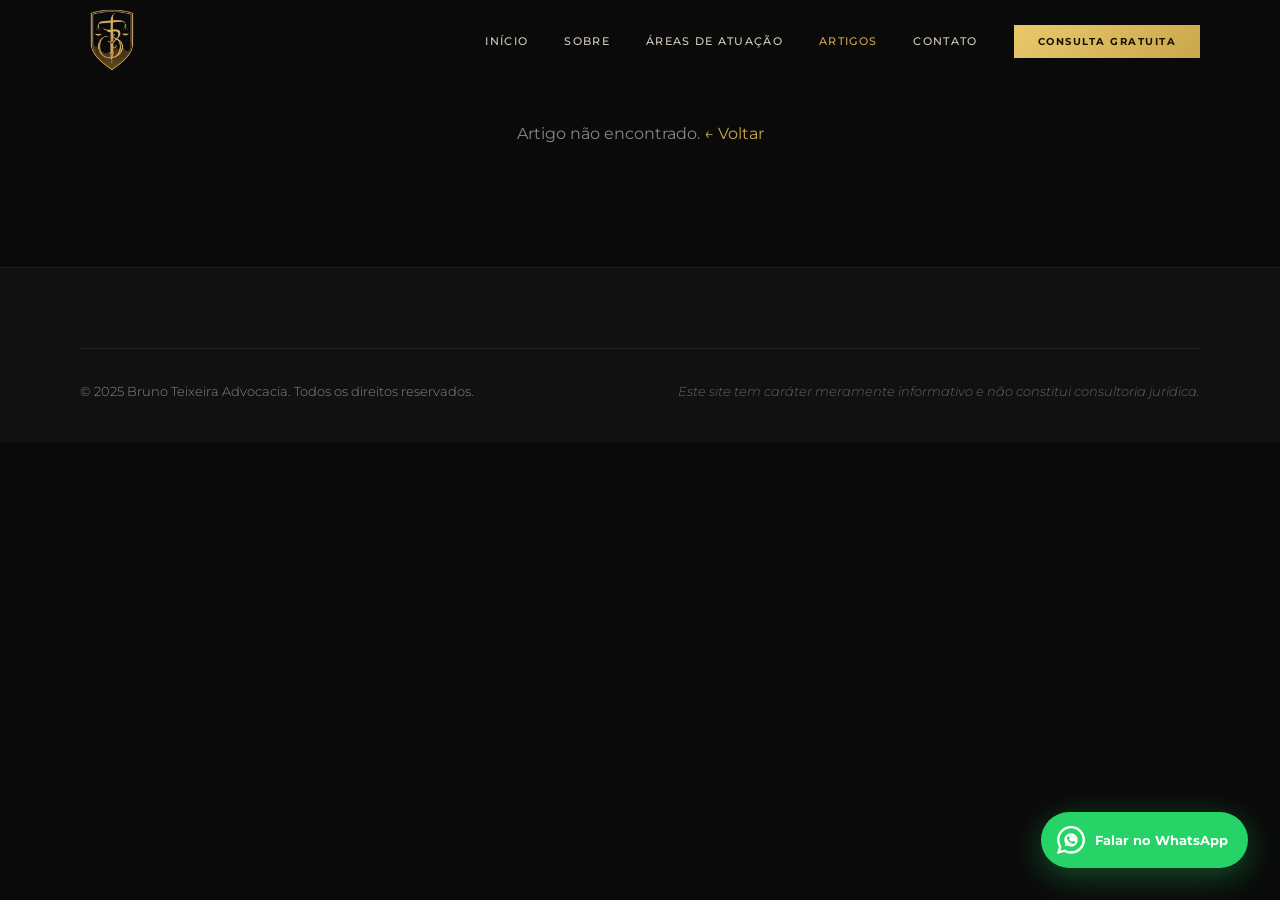
<file: artigo.html>
<!DOCTYPE html>
<html lang="pt-BR">
<head>
  <meta charset="UTF-8" />
  <meta name="viewport" content="width=device-width, initial-scale=1.0" />
  <title id="pageTitle">Artigo | Bruno Teixeira Advocacia</title>
  <meta name="description" id="pageDesc" content="Artigo jurídico — Bruno Teixeira Advocacia. Atendimento online para todo o Brasil." />
  <meta property="og:type" content="article" />
  <meta property="og:site_name" content="Bruno Teixeira Advocacia" />
  <meta property="og:locale" content="pt_BR" />
  <meta property="og:title" id="ogTitle" content="Artigo | Bruno Teixeira Advocacia" />
  <meta property="og:description" id="ogDesc" content="Artigo jurídico — Bruno Teixeira Advocacia." />
  <meta property="og:image" content="https://bteixeirasadv.com.br/imagens/foto-bruno.jpeg" />
  <link rel="preconnect" href="https://fonts.googleapis.com" />
  <link rel="preconnect" href="https://fonts.gstatic.com" crossorigin />
  <link href="https://fonts.googleapis.com/css2?family=Cormorant+Garamond:ital,wght@0,400;0,600;0,700;1,400&family=Montserrat:wght@300;400;500;600;700&display=swap" rel="stylesheet" />
  <link rel="stylesheet" href="style.css" />
  <link rel="icon" type="image/x-icon" href="/favicon.ico" />
  <link rel="icon" type="image/png" sizes="32x32" href="/favicon-32x32.png" />
  <link rel="apple-touch-icon" href="/apple-touch-icon.png" />
  <style>
    .artigo-hero {
      padding: 160px 0 60px;
      background: var(--dark);
      border-bottom: 1px solid rgba(201,168,76,0.1);
    }
    .artigo-breadcrumb {
      font-size: 11px;
      color: var(--gray);
      letter-spacing: 0.1em;
      margin-bottom: 24px;
    }
    .artigo-breadcrumb a { color: var(--gold); }
    .artigo-breadcrumb a:hover { text-decoration: underline; }

    .artigo-categoria-tag {
      font-size: 9px;
      font-weight: 700;
      letter-spacing: 0.25em;
      text-transform: uppercase;
      color: var(--gold);
      border: 1px solid rgba(201,168,76,0.35);
      padding: 5px 12px;
      display: inline-block;
      margin-bottom: 20px;
    }
    .artigo-titulo-principal {
      font-family: var(--font-serif);
      font-size: clamp(2rem, 4vw, 3.2rem);
      font-weight: 700;
      color: var(--white);
      line-height: 1.2;
      margin-bottom: 20px;
      max-width: 800px;
    }
    .artigo-info {
      display: flex;
      align-items: center;
      gap: 20px;
      font-size: 12px;
      color: var(--gray);
    }
    .artigo-info span { display: flex; align-items: center; gap: 6px; }

    .artigo-corpo { padding: 72px 0 120px; background: var(--black); }
    .artigo-layout {
      display: grid;
      grid-template-columns: 1fr 300px;
      gap: 64px;
      align-items: start;
    }

    /* Conteúdo do artigo */
    .artigo-content h2 {
      font-family: var(--font-serif);
      font-size: 1.7rem;
      font-weight: 700;
      color: var(--white);
      margin: 48px 0 16px;
      padding-bottom: 10px;
      border-bottom: 1px solid rgba(201,168,76,0.15);
    }
    .artigo-content h3 {
      font-family: var(--font-serif);
      font-size: 1.3rem;
      color: var(--gold);
      margin: 32px 0 12px;
    }
    .artigo-content p {
      font-size: 1rem;
      color: var(--gray-light);
      font-weight: 300;
      line-height: 1.9;
      margin-bottom: 20px;
    }
    .artigo-content ul, .artigo-content ol {
      padding-left: 24px;
      margin-bottom: 24px;
    }
    .artigo-content li {
      font-size: 1rem;
      color: var(--gray-light);
      font-weight: 300;
      line-height: 1.8;
      margin-bottom: 8px;
    }
    .artigo-content li::marker { color: var(--gold); }
    .artigo-content strong { color: var(--white); font-weight: 600; }
    .artigo-content blockquote {
      border-left: 3px solid var(--gold);
      padding: 16px 24px;
      background: var(--dark);
      margin: 32px 0;
      font-family: var(--font-serif);
      font-style: italic;
      font-size: 1.1rem;
      color: var(--white-soft);
    }

    /* Sidebar */
    .artigo-sidebar { position: sticky; top: 100px; }
    .sidebar-card {
      background: var(--dark);
      border: 1px solid rgba(201,168,76,0.12);
      padding: 32px 28px;
      margin-bottom: 24px;
    }
    .sidebar-card h4 {
      font-family: var(--font-serif);
      font-size: 1.1rem;
      font-weight: 700;
      color: var(--white);
      margin-bottom: 16px;
      padding-bottom: 12px;
      border-bottom: 1px solid rgba(201,168,76,0.15);
    }
    .sidebar-card p {
      font-size: 0.85rem;
      color: var(--gray-light);
      font-weight: 300;
      line-height: 1.7;
      margin-bottom: 20px;
    }

    .artigo-voltar {
      display: inline-flex;
      align-items: center;
      gap: 8px;
      font-size: 11px;
      font-weight: 700;
      letter-spacing: 0.15em;
      text-transform: uppercase;
      color: var(--gold);
      margin-bottom: 48px;
      transition: gap var(--transition);
    }
    .artigo-voltar:hover { gap: 12px; }

    #artigo-loading { text-align:center; padding: 120px 0; color: var(--gray); }

    @media (max-width: 900px) {
      .artigo-layout { grid-template-columns: 1fr; }
      .artigo-sidebar { position: static; }
    }
  </style>
<!-- Google Analytics -->
  <script async src="https://www.googletagmanager.com/gtag/js?id=G-F5HKN2YQ7W"></script>
  <script>
    window.dataLayer = window.dataLayer || [];
    function gtag(){dataLayer.push(arguments);}
    gtag('js', new Date());
    gtag('config', 'G-F5HKN2YQ7W');
  </script>
</head>
<body>

  <nav id="navbar" class="navbar">
    <div class="nav-container">
      <a href="index.html" class="nav-logo">
        <img id="logo-img" class="logo-mark" src="/imagens/logo-simbolo.png" alt="Bruno Teixeira Advocacia" />
      </a>
      <button class="nav-toggle" id="navToggle" aria-label="Abrir menu">
        <span></span><span></span><span></span>
      </button>
      <ul class="nav-links" id="navLinks">
        <li><a href="index.html#inicio" class="nav-link">Início</a></li>
        <li><a href="index.html#sobre" class="nav-link">Sobre</a></li>
        <li><a href="index.html#areas" class="nav-link">Áreas de Atuação</a></li>
        <li><a href="artigos.html" class="nav-link" style="color:var(--gold)">Artigos</a></li>
        <li><a href="index.html#contato" class="nav-link">Contato</a></li>
        <li><a href="index.html#contato" class="nav-cta">Consulta Gratuita</a></li>
      </ul>
    </div>
  </nav>

  <div id="artigo-loading">Carregando artigo...</div>

  <main id="artigo-main" style="display:none;">
    <section class="artigo-hero">
      <div class="container">
        <div class="artigo-breadcrumb">
          <a href="index.html">Início</a> › <a href="artigos.html">Artigos</a> › <span id="breadcrumb-titulo"></span>
        </div>
        <div class="artigo-categoria-tag" id="artigo-cat"></div>
        <h1 class="artigo-titulo-principal" id="artigo-titulo"></h1>
        <div class="artigo-info">
          <span>✍ Dr. Bruno Teixeira</span>
          <span>📅 <span id="artigo-data"></span></span>
        </div>
      </div>
    </section>

    <section class="artigo-corpo">
      <div class="container">
        <a href="artigos.html" class="artigo-voltar">← Voltar para Artigos</a>
        <div class="artigo-layout">
          <article class="artigo-content" id="artigo-body"></article>
          <aside class="artigo-sidebar">
            <div class="sidebar-card">
              <h4>Precisa de orientação jurídica?</h4>
              <p>O Dr. Bruno Teixeira oferece a primeira consulta gratuitamente. Atendimento em Petrolina, PE e região.</p>
              <a href="index.html#contato" class="btn-gold" style="width:100%;text-align:center;display:block;">Consulta Gratuita</a>
            </div>
            <div class="sidebar-card">
              <h4>Fale pelo WhatsApp</h4>
              <p>Tire suas dúvidas rapidamente pelo WhatsApp.</p>
              <a href="https://wa.me/55SEUNUMERO" target="_blank" rel="noopener"
                 style="display:flex;align-items:center;justify-content:center;gap:8px;background:#25D366;color:white;font-family:var(--font-sans);font-size:11px;font-weight:700;letter-spacing:0.15em;text-transform:uppercase;padding:14px;text-decoration:none;">
                Chamar no WhatsApp
              </a>
            </div>
          </aside>
        </div>
      </div>
    </section>
  </main>

  <footer class="footer">
    <div class="container">
      <div class="footer-bottom" style="border-top:1px solid rgba(201,168,76,0.1);padding-top:32px;">
        <p>© 2025 Bruno Teixeira Advocacia. Todos os direitos reservados.</p>
        <p class="footer-disclaimer">Este site tem caráter meramente informativo e não constitui consultoria jurídica.</p>
      </div>
    </div>
  </footer>

  <a href="https://wa.me/55SEUNUMERO?text=Olá,%20gostaria%20de%20agendar%20uma%20consulta."
     class="whatsapp-btn" target="_blank" rel="noopener noreferrer" aria-label="WhatsApp">
    <svg viewBox="0 0 24 24" fill="currentColor" width="28" height="28">
      <path d="M12.031 6.172c-3.181 0-5.767 2.586-5.768 5.766-.001 1.298.38 2.27 1.019 3.287l-.582 2.128 2.182-.573c.978.58 1.911.928 3.145.929 3.178 0 5.767-2.587 5.768-5.766 0-3.18-2.587-5.771-5.764-5.771zm3.392 8.244c-.144.405-.837.774-1.17.824-.299.045-.677.063-1.092-.069-.252-.08-.575-.187-.988-.365-1.739-.751-2.874-2.538-2.961-2.654-.087-.116-.708-.943-.708-1.798 0-.856.449-1.277.61-1.45.162-.173.351-.216.469-.216.117 0 .234 0 .334.004.106.003.249-.04.39.298.144.347.491 1.2.534 1.287.043.087.072.188.014.304-.058.116-.087.188-.173.289l-.26.304c-.087.086-.177.18-.076.354.101.174.449.741.964 1.201.662.591 1.221.777 1.394.864.174.088.275.073.376-.044.101-.117.434-.506.549-.68.116-.174.232-.145.391-.087.159.058 1.012.477 1.185.564.174.088.289.13.333.203.043.073.043.419-.101.824z"/>
      <path d="M20.52 3.449C18.24 1.245 15.24 0 12.045 0 5.463 0 .104 5.334.101 11.893c0 2.096.549 4.14 1.595 5.945L0 24l6.335-1.652c1.746.943 3.71 1.444 5.71 1.447h.006c6.585 0 11.946-5.336 11.949-11.896 0-3.176-1.24-6.165-3.48-8.45zm-8.475 18.3h-.005c-1.775 0-3.513-.477-5.031-1.378l-.361-.214-3.741.975.997-3.648-.235-.374c-.99-1.574-1.512-3.393-1.511-5.26.002-5.45 4.437-9.884 9.893-9.884 2.64.001 5.122 1.03 6.988 2.898 1.866 1.869 2.893 4.352 2.892 6.993-.003 5.452-4.437 9.892-9.886 9.892z"/>
    </svg>
    <span class="whatsapp-label">Falar no WhatsApp</span>
  </a>

  <script src="script.js"></script>
  <script src="artigo.js"></script>
</body>
</html>
</file>
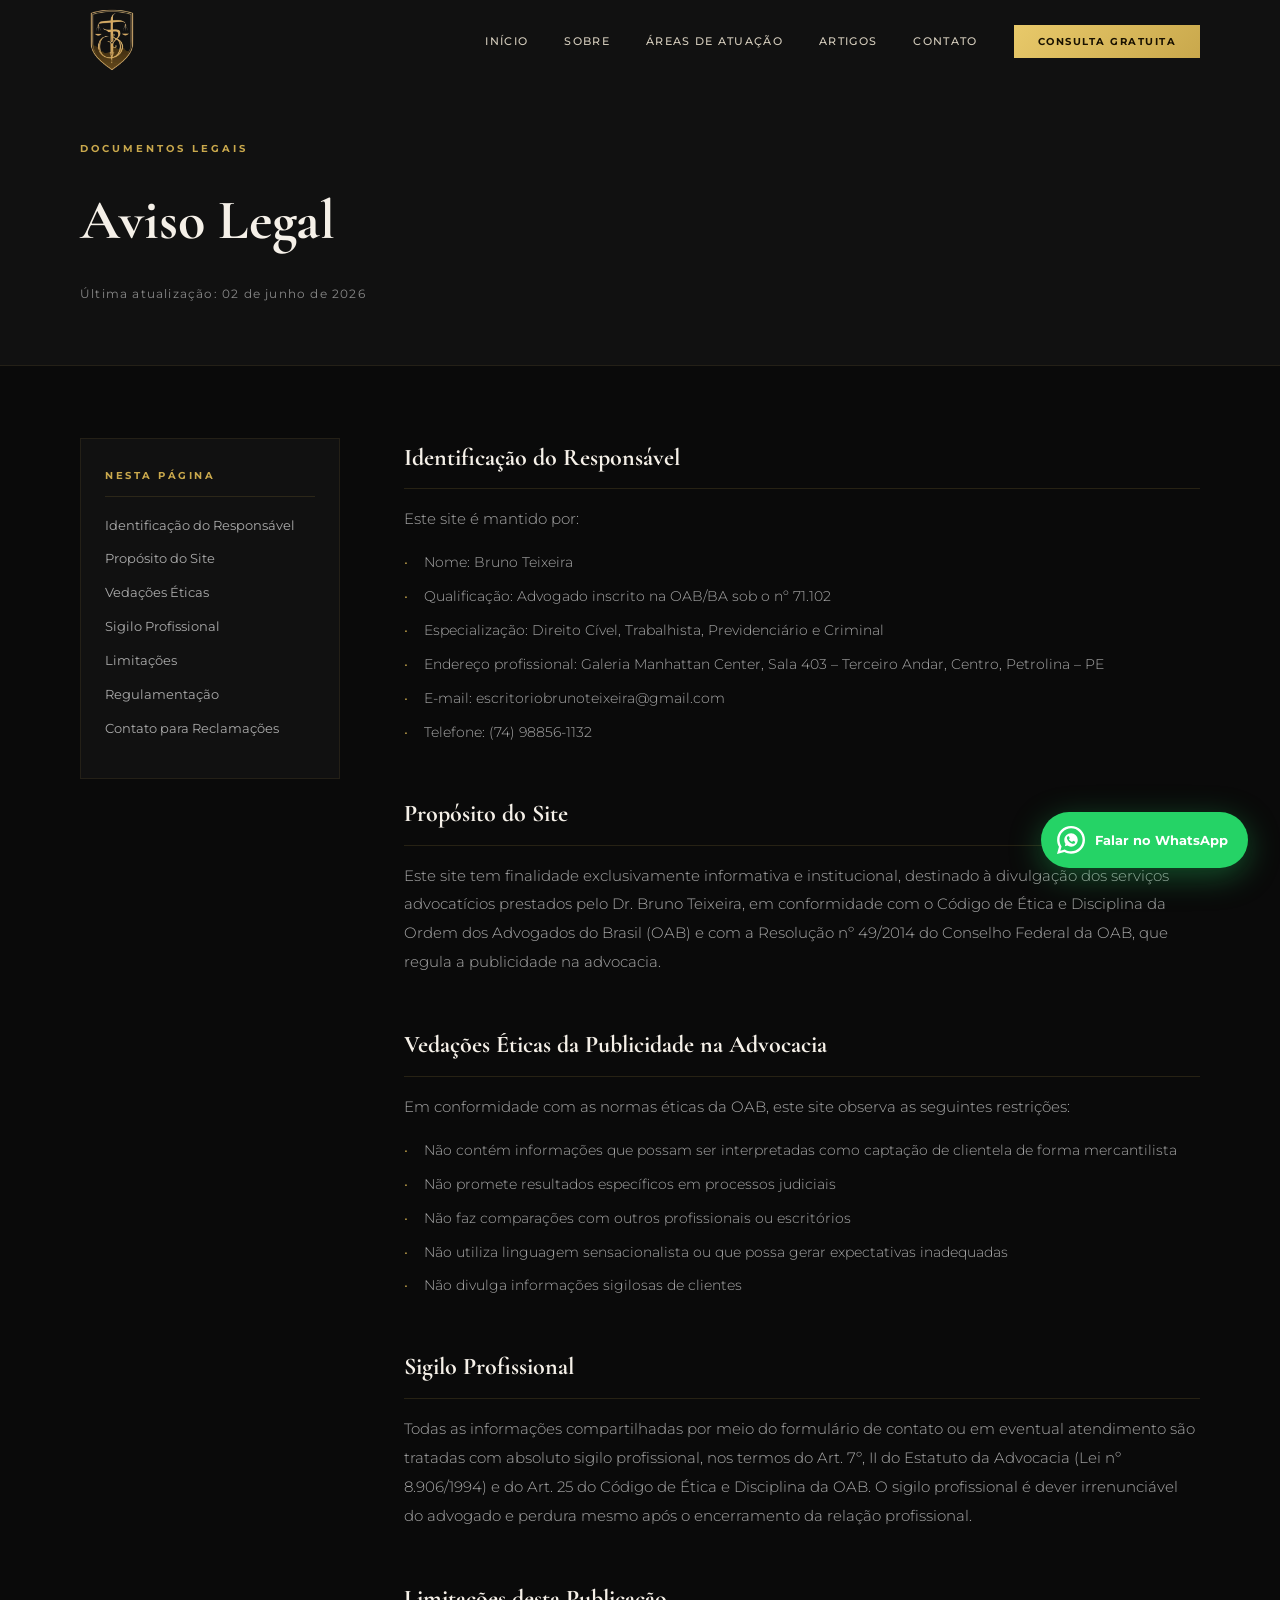
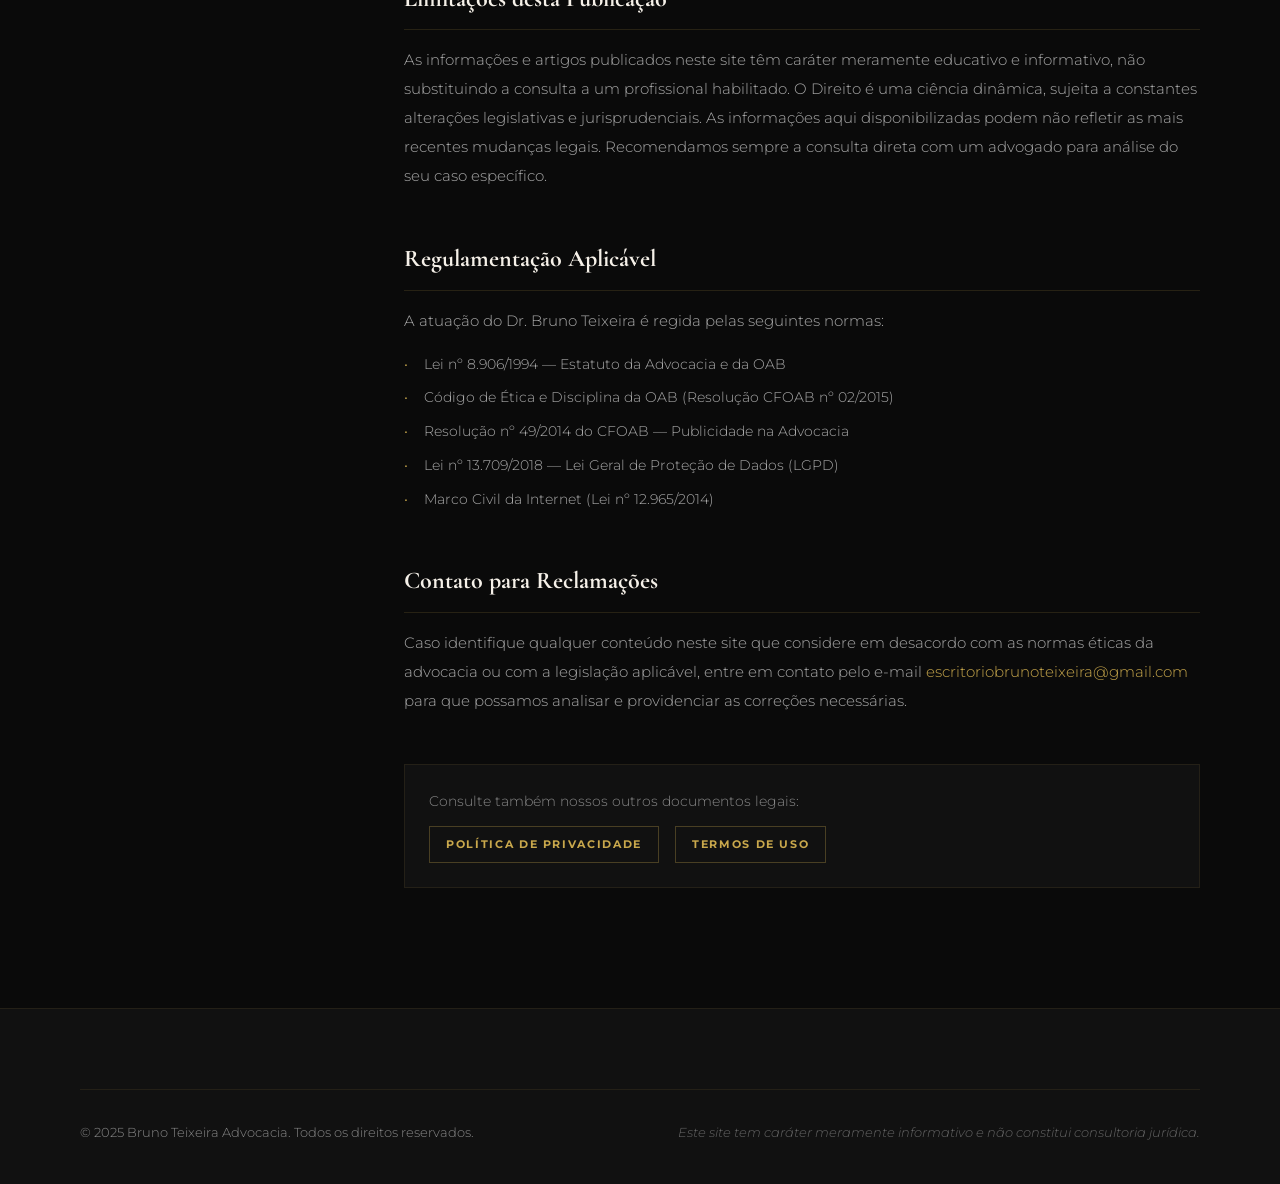
<file: aviso-legal.html>
<!DOCTYPE html>
<html lang="pt-BR">
<head>
  <meta charset="UTF-8" />
  <meta name="viewport" content="width=device-width, initial-scale=1.0" />
  <meta name="description" content="Aviso Legal — Bruno Teixeira Advocacia. Informações sobre a regulamentação ética da advocacia." />
  <title>Aviso Legal | Bruno Teixeira Advocacia</title>
  <link rel="preconnect" href="https://fonts.googleapis.com" />
  <link rel="preconnect" href="https://fonts.gstatic.com" crossorigin />
  <link href="https://fonts.googleapis.com/css2?family=Cormorant+Garamond:ital,wght@0,400;0,600;0,700;1,400&family=Montserrat:wght@300;400;500;600;700&display=swap" rel="stylesheet" />
  <link rel="canonical" href="https://bteixeirasadv.com.br/aviso-legal.html" />
  <link rel="icon" type="image/x-icon" href="/favicon.ico" />
  <link rel="icon" type="image/png" sizes="32x32" href="/favicon-32x32.png" />
  <link rel="apple-touch-icon" href="/apple-touch-icon.png" />
  <link rel="stylesheet" href="style.css" />
  <style>
    .legal-hero { padding: 140px 0 60px; background: var(--dark); border-bottom: 1px solid rgba(201,168,76,0.1); }
    .legal-badge { font-size: 10px; font-weight: 700; letter-spacing: 0.3em; text-transform: uppercase; color: var(--gold); margin-bottom: 16px; display: block; }
    .legal-title { font-family: var(--font-serif); font-size: clamp(2rem, 5vw, 3.5rem); font-weight: 700; color: var(--white); margin-bottom: 16px; }
    .legal-date { font-size: 12px; color: var(--gray); letter-spacing: 0.1em; }
    .legal-body { padding: 72px 0 120px; background: var(--black); }
    .legal-layout { display: grid; grid-template-columns: 260px 1fr; gap: 64px; align-items: start; }
    .legal-nav { position: sticky; top: 100px; background: var(--dark); border: 1px solid rgba(201,168,76,0.1); padding: 28px 24px; }
    .legal-nav h4 { font-size: 10px; font-weight: 700; letter-spacing: 0.25em; text-transform: uppercase; color: var(--gold); margin-bottom: 16px; padding-bottom: 12px; border-bottom: 1px solid rgba(201,168,76,0.15); }
    .legal-nav ul { list-style: none; padding: 0; }
    .legal-nav li { margin-bottom: 8px; }
    .legal-nav a { font-size: 0.8rem; color: var(--gray-light); text-decoration: none; display: block; padding: 4px 0; transition: color 0.2s; line-height: 1.4; }
    .legal-nav a:hover { color: var(--gold); }
    .legal-content h2 { font-family: var(--font-serif); font-size: 1.5rem; font-weight: 700; color: var(--white); margin: 48px 0 16px; padding-bottom: 10px; border-bottom: 1px solid rgba(201,168,76,0.15); scroll-margin-top: 100px; }
    .legal-content h2:first-child { margin-top: 0; }
    .legal-content p { font-size: 0.95rem; color: var(--gray-light); font-weight: 300; line-height: 1.9; margin-bottom: 16px; }
    .legal-content ul { padding-left: 0; margin-bottom: 20px; list-style: none; }
    .legal-content ul li { font-size: 0.9rem; color: var(--gray-light); font-weight: 300; line-height: 1.8; margin-bottom: 8px; padding-left: 20px; position: relative; }
    .legal-content ul li::before { content: '•'; position: absolute; left: 0; color: var(--gold); }
    .legal-outros { margin-top: 48px; padding: 24px; background: var(--dark); border: 1px solid rgba(201,168,76,0.1); }
    .legal-outros p { font-size: 0.85rem; color: var(--gray); margin-bottom: 12px; }
    .legal-outros-links { display: flex; gap: 16px; flex-wrap: wrap; }
    .legal-outros-links a { font-size: 11px; font-weight: 700; letter-spacing: 0.15em; text-transform: uppercase; color: var(--gold); text-decoration: none; border: 1px solid rgba(201,168,76,0.3); padding: 8px 16px; transition: background 0.2s; }
    .legal-outros-links a:hover { background: rgba(201,168,76,0.1); }
    @media (max-width: 768px) { .legal-layout { grid-template-columns: 1fr; } .legal-nav { position: static; } }
  </style>
<!-- Google Analytics -->
  <script async src="https://www.googletagmanager.com/gtag/js?id=G-F5HKN2YQ7W"></script>
  <script>
    window.dataLayer = window.dataLayer || [];
    function gtag(){dataLayer.push(arguments);}
    gtag('js', new Date());
    gtag('config', 'G-F5HKN2YQ7W');
  </script>
</head>
<body>
  <nav id="navbar" class="navbar scrolled">
    <div class="nav-container">
      <a href="index.html" class="nav-logo">
        <img id="logo-img" class="logo-mark" src="/imagens/logo-simbolo.png" alt="Bruno Teixeira Advocacia" />
      </a>
      <button class="nav-toggle" id="navToggle"><span></span><span></span><span></span></button>
      <ul class="nav-links" id="navLinks">
        <li><a href="index.html#inicio" class="nav-link">Início</a></li>
        <li><a href="index.html#sobre" class="nav-link">Sobre</a></li>
        <li><a href="index.html#areas" class="nav-link">Áreas de Atuação</a></li>
        <li><a href="artigos.html" class="nav-link">Artigos</a></li>
        <li><a href="index.html#contato" class="nav-link">Contato</a></li>
        <li><a href="index.html#contato" class="nav-cta">Consulta Gratuita</a></li>
      </ul>
    </div>
  </nav>

  <main>
    <section class="legal-hero">
      <div class="container">
        <span class="legal-badge">Documentos Legais</span>
        <h1 class="legal-title">Aviso Legal</h1>
        <p class="legal-date">Última atualização: 02 de junho de 2026</p>
      </div>
    </section>
    <section class="legal-body">
      <div class="container">
        <div class="legal-layout">
          <aside class="legal-nav">
            <h4>Nesta página</h4>
            <ul>
              <li><a href="#identificacao">Identificação do Responsável</a></li>
              <li><a href="#proposito">Propósito do Site</a></li>
              <li><a href="#vedacoes">Vedações Éticas</a></li>
              <li><a href="#sigilo">Sigilo Profissional</a></li>
              <li><a href="#limitacoes">Limitações</a></li>
              <li><a href="#regulamentacao">Regulamentação</a></li>
              <li><a href="#reclamacoes">Contato para Reclamações</a></li>
            </ul>
          </aside>
          <article class="legal-content">

            <h2 id="identificacao">Identificação do Responsável</h2>
            <p>Este site é mantido por:</p>
            <ul>
              <li>Nome: Bruno Teixeira</li>
              <li>Qualificação: Advogado inscrito na OAB/BA sob o nº 71.102</li>
              <li>Especialização: Direito Cível, Trabalhista, Previdenciário e Criminal</li>
              <li>Endereço profissional: Galeria Manhattan Center, Sala 403 – Terceiro Andar, Centro, Petrolina – PE</li>
              <li>E-mail: escritoriobrunoteixeira@gmail.com</li>
              <li>Telefone: (74) 98856-1132</li>
            </ul>

            <h2 id="proposito">Propósito do Site</h2>
            <p>Este site tem finalidade exclusivamente informativa e institucional, destinado à divulgação dos serviços advocatícios prestados pelo Dr. Bruno Teixeira, em conformidade com o Código de Ética e Disciplina da Ordem dos Advogados do Brasil (OAB) e com a Resolução nº 49/2014 do Conselho Federal da OAB, que regula a publicidade na advocacia.</p>

            <h2 id="vedacoes">Vedações Éticas da Publicidade na Advocacia</h2>
            <p>Em conformidade com as normas éticas da OAB, este site observa as seguintes restrições:</p>
            <ul>
              <li>Não contém informações que possam ser interpretadas como captação de clientela de forma mercantilista</li>
              <li>Não promete resultados específicos em processos judiciais</li>
              <li>Não faz comparações com outros profissionais ou escritórios</li>
              <li>Não utiliza linguagem sensacionalista ou que possa gerar expectativas inadequadas</li>
              <li>Não divulga informações sigilosas de clientes</li>
            </ul>

            <h2 id="sigilo">Sigilo Profissional</h2>
            <p>Todas as informações compartilhadas por meio do formulário de contato ou em eventual atendimento são tratadas com absoluto sigilo profissional, nos termos do Art. 7º, II do Estatuto da Advocacia (Lei nº 8.906/1994) e do Art. 25 do Código de Ética e Disciplina da OAB. O sigilo profissional é dever irrenunciável do advogado e perdura mesmo após o encerramento da relação profissional.</p>

            <h2 id="limitacoes">Limitações desta Publicação</h2>
            <p>As informações e artigos publicados neste site têm caráter meramente educativo e informativo, não substituindo a consulta a um profissional habilitado. O Direito é uma ciência dinâmica, sujeita a constantes alterações legislativas e jurisprudenciais. As informações aqui disponibilizadas podem não refletir as mais recentes mudanças legais. Recomendamos sempre a consulta direta com um advogado para análise do seu caso específico.</p>

            <h2 id="regulamentacao">Regulamentação Aplicável</h2>
            <p>A atuação do Dr. Bruno Teixeira é regida pelas seguintes normas:</p>
            <ul>
              <li>Lei nº 8.906/1994 — Estatuto da Advocacia e da OAB</li>
              <li>Código de Ética e Disciplina da OAB (Resolução CFOAB nº 02/2015)</li>
              <li>Resolução nº 49/2014 do CFOAB — Publicidade na Advocacia</li>
              <li>Lei nº 13.709/2018 — Lei Geral de Proteção de Dados (LGPD)</li>
              <li>Marco Civil da Internet (Lei nº 12.965/2014)</li>
            </ul>

            <h2 id="reclamacoes">Contato para Reclamações</h2>
            <p>Caso identifique qualquer conteúdo neste site que considere em desacordo com as normas éticas da advocacia ou com a legislação aplicável, entre em contato pelo e-mail <a href="mailto:escritoriobrunoteixeira@gmail.com" style="color:var(--gold)">escritoriobrunoteixeira@gmail.com</a> para que possamos analisar e providenciar as correções necessárias.</p>

            <div class="legal-outros">
              <p>Consulte também nossos outros documentos legais:</p>
              <div class="legal-outros-links">
                <a href="privacidade.html">Política de Privacidade</a>
                <a href="termos.html">Termos de Uso</a>
              </div>
            </div>

          </article>
        </div>
      </div>
    </section>
  </main>

  <footer class="footer">
    <div class="container">
      <div class="footer-bottom" style="border-top:1px solid rgba(201,168,76,0.1);padding-top:32px;">
        <p>© 2025 Bruno Teixeira Advocacia. Todos os direitos reservados.</p>
        <p class="footer-disclaimer">Este site tem caráter meramente informativo e não constitui consultoria jurídica.</p>
      </div>
    </div>
  </footer>

  <a href="https://wa.me/5574988561132?text=Olá,%20gostaria%20de%20agendar%20uma%20consulta." class="whatsapp-btn" target="_blank" rel="noopener noreferrer" aria-label="WhatsApp">
    <svg viewBox="0 0 24 24" fill="currentColor" width="28" height="28"><path d="M12.031 6.172c-3.181 0-5.767 2.586-5.768 5.766-.001 1.298.38 2.27 1.019 3.287l-.582 2.128 2.182-.573c.978.58 1.911.928 3.145.929 3.178 0 5.767-2.587 5.768-5.766 0-3.18-2.587-5.771-5.764-5.771zm3.392 8.244c-.144.405-.837.774-1.17.824-.299.045-.677.063-1.092-.069-.252-.08-.575-.187-.988-.365-1.739-.751-2.874-2.538-2.961-2.654-.087-.116-.708-.943-.708-1.798 0-.856.449-1.277.61-1.45.162-.173.351-.216.469-.216.117 0 .234 0 .334.004.106.003.249-.04.39.298.144.347.491 1.2.534 1.287.043.087.072.188.014.304-.058.116-.087.188-.173.289l-.26.304c-.087.086-.177.18-.076.354.101.174.449.741.964 1.201.662.591 1.221.777 1.394.864.174.088.275.073.376-.044.101-.117.434-.506.549-.68.116-.174.232-.145.391-.087.159.058 1.012.477 1.185.564.174.088.289.13.333.203.043.073.043.419-.101.824z"/><path d="M20.52 3.449C18.24 1.245 15.24 0 12.045 0 5.463 0 .104 5.334.101 11.893c0 2.096.549 4.14 1.595 5.945L0 24l6.335-1.652c1.746.943 3.71 1.444 5.71 1.447h.006c6.585 0 11.946-5.336 11.949-11.896 0-3.176-1.24-6.165-3.48-8.45zm-8.475 18.3h-.005c-1.775 0-3.513-.477-5.031-1.378l-.361-.214-3.741.975.997-3.648-.235-.374c-.99-1.574-1.512-3.393-1.511-5.26.002-5.45 4.437-9.884 9.893-9.884 2.64.001 5.122 1.03 6.988 2.898 1.866 1.869 2.893 4.352 2.892 6.993-.003 5.452-4.437 9.892-9.886 9.892z"/></svg>
    <span class="whatsapp-label">Falar no WhatsApp</span>
  </a>
  <script src="script.js"></script>
</body>
</html>
</file>
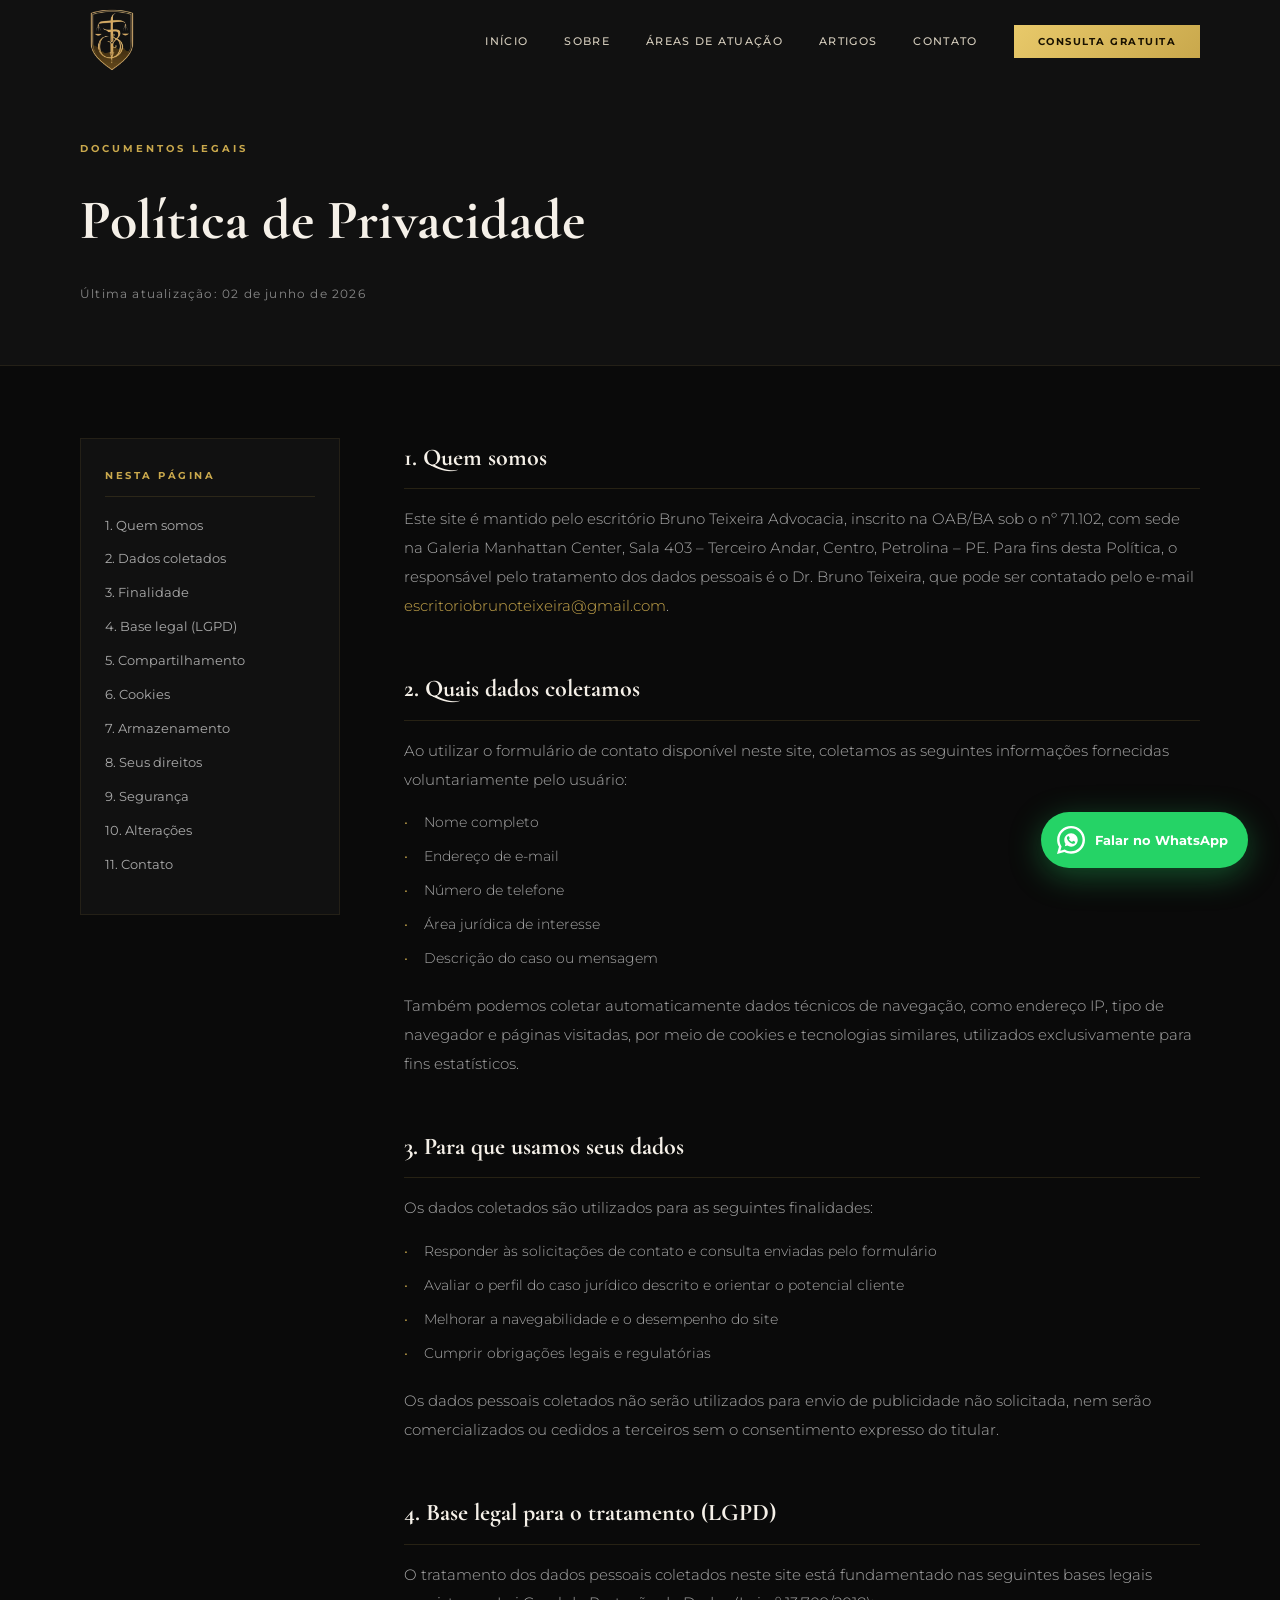
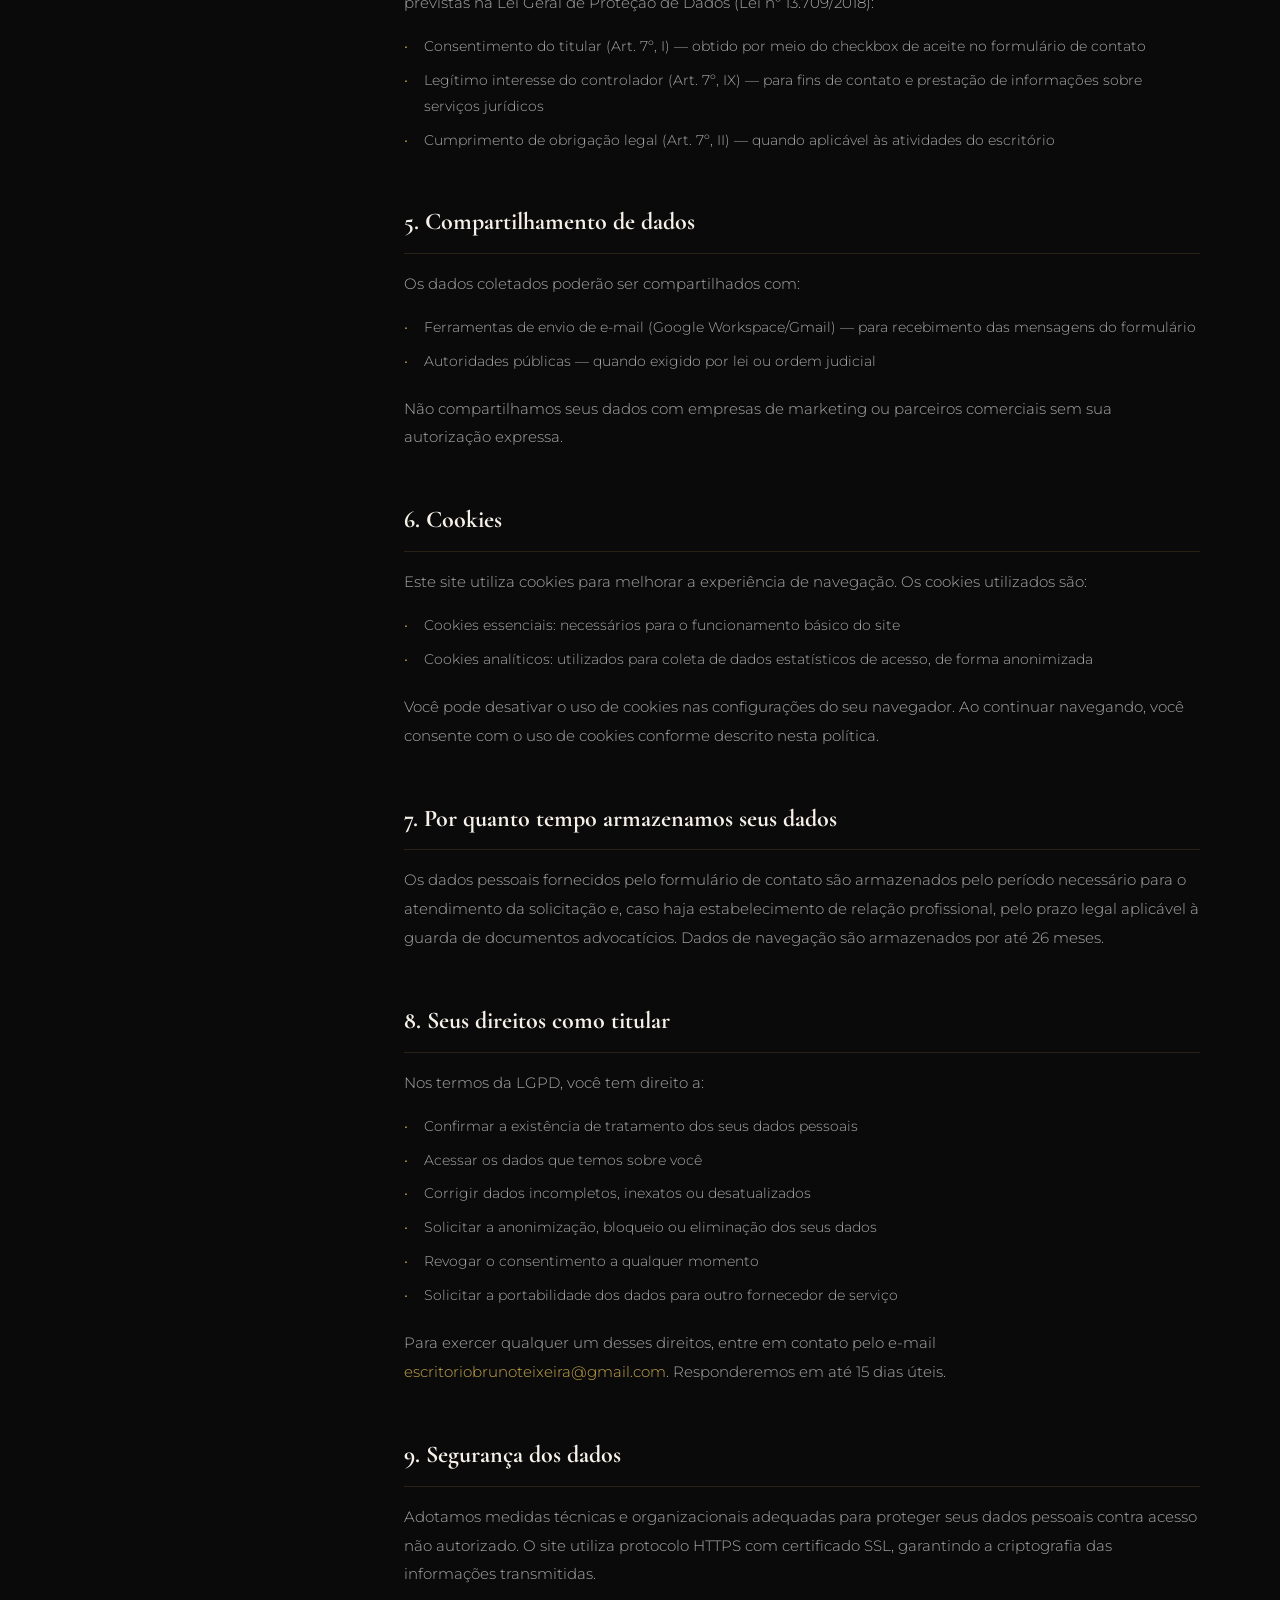
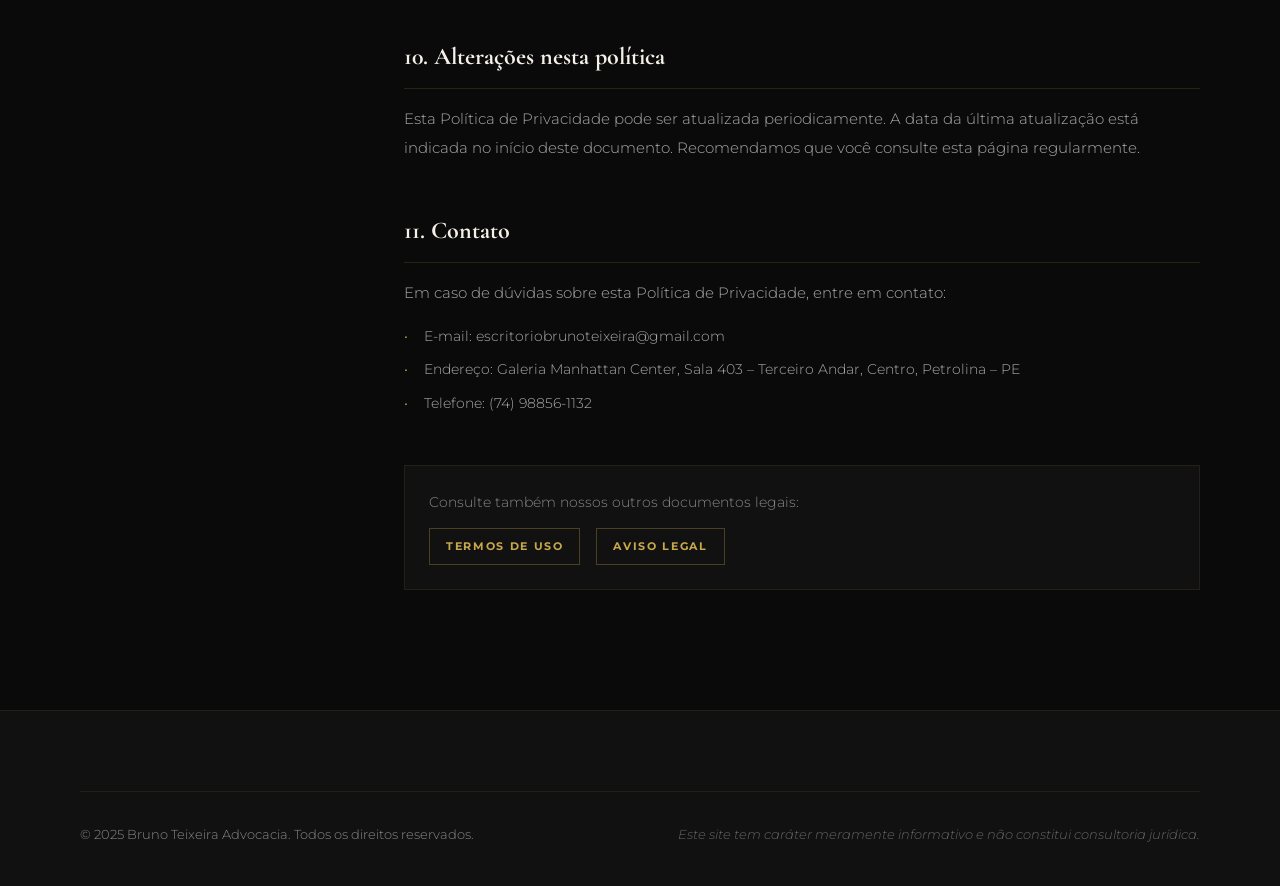
<file: privacidade.html>
<!DOCTYPE html>
<html lang="pt-BR">
<head>
  <meta charset="UTF-8" />
  <meta name="viewport" content="width=device-width, initial-scale=1.0" />
  <meta name="description" content="Política de Privacidade — Bruno Teixeira Advocacia. Saiba como tratamos seus dados pessoais em conformidade com a LGPD." />
  <title>Política de Privacidade | Bruno Teixeira Advocacia</title>
  <link rel="preconnect" href="https://fonts.googleapis.com" />
  <link rel="preconnect" href="https://fonts.gstatic.com" crossorigin />
  <link href="https://fonts.googleapis.com/css2?family=Cormorant+Garamond:ital,wght@0,400;0,600;0,700;1,400&family=Montserrat:wght@300;400;500;600;700&display=swap" rel="stylesheet" />
  <link rel="canonical" href="https://bteixeirasadv.com.br/privacidade.html" />
  <link rel="icon" type="image/x-icon" href="/favicon.ico" />
  <link rel="icon" type="image/png" sizes="32x32" href="/favicon-32x32.png" />
  <link rel="apple-touch-icon" href="/apple-touch-icon.png" />
  <link rel="stylesheet" href="style.css" />
  <style>
    .legal-hero {
      padding: 140px 0 60px;
      background: var(--dark);
      border-bottom: 1px solid rgba(201,168,76,0.1);
    }
    .legal-badge {
      font-size: 10px;
      font-weight: 700;
      letter-spacing: 0.3em;
      text-transform: uppercase;
      color: var(--gold);
      margin-bottom: 16px;
      display: block;
    }
    .legal-title {
      font-family: var(--font-serif);
      font-size: clamp(2rem, 5vw, 3.5rem);
      font-weight: 700;
      color: var(--white);
      margin-bottom: 16px;
    }
    .legal-date {
      font-size: 12px;
      color: var(--gray);
      letter-spacing: 0.1em;
    }
    .legal-body {
      padding: 72px 0 120px;
      background: var(--black);
    }
    .legal-layout {
      display: grid;
      grid-template-columns: 260px 1fr;
      gap: 64px;
      align-items: start;
    }
    .legal-nav {
      position: sticky;
      top: 100px;
      background: var(--dark);
      border: 1px solid rgba(201,168,76,0.1);
      padding: 28px 24px;
    }
    .legal-nav h4 {
      font-size: 10px;
      font-weight: 700;
      letter-spacing: 0.25em;
      text-transform: uppercase;
      color: var(--gold);
      margin-bottom: 16px;
      padding-bottom: 12px;
      border-bottom: 1px solid rgba(201,168,76,0.15);
    }
    .legal-nav ul { list-style: none; padding: 0; }
    .legal-nav li { margin-bottom: 8px; }
    .legal-nav a {
      font-size: 0.8rem;
      color: var(--gray-light);
      text-decoration: none;
      display: block;
      padding: 4px 0;
      transition: color 0.2s;
      line-height: 1.4;
    }
    .legal-nav a:hover { color: var(--gold); }
    .legal-content h2 {
      font-family: var(--font-serif);
      font-size: 1.5rem;
      font-weight: 700;
      color: var(--white);
      margin: 48px 0 16px;
      padding-bottom: 10px;
      border-bottom: 1px solid rgba(201,168,76,0.15);
      scroll-margin-top: 100px;
    }
    .legal-content h2:first-child { margin-top: 0; }
    .legal-content p {
      font-size: 0.95rem;
      color: var(--gray-light);
      font-weight: 300;
      line-height: 1.9;
      margin-bottom: 16px;
    }
    .legal-content ul {
      padding-left: 0;
      margin-bottom: 20px;
      list-style: none;
    }
    .legal-content ul li {
      font-size: 0.9rem;
      color: var(--gray-light);
      font-weight: 300;
      line-height: 1.8;
      margin-bottom: 8px;
      padding-left: 20px;
      position: relative;
    }
    .legal-content ul li::before {
      content: '•';
      position: absolute;
      left: 0;
      color: var(--gold);
    }
    .legal-outros {
      margin-top: 48px;
      padding: 24px;
      background: var(--dark);
      border: 1px solid rgba(201,168,76,0.1);
    }
    .legal-outros p {
      font-size: 0.85rem;
      color: var(--gray);
      margin-bottom: 12px;
    }
    .legal-outros-links {
      display: flex;
      gap: 16px;
      flex-wrap: wrap;
    }
    .legal-outros-links a {
      font-size: 11px;
      font-weight: 700;
      letter-spacing: 0.15em;
      text-transform: uppercase;
      color: var(--gold);
      text-decoration: none;
      border: 1px solid rgba(201,168,76,0.3);
      padding: 8px 16px;
      transition: background 0.2s;
    }
    .legal-outros-links a:hover { background: rgba(201,168,76,0.1); }
    @media (max-width: 768px) {
      .legal-layout { grid-template-columns: 1fr; }
      .legal-nav { position: static; }
    }
  </style>
<!-- Google Analytics -->
  <script async src="https://www.googletagmanager.com/gtag/js?id=G-F5HKN2YQ7W"></script>
  <script>
    window.dataLayer = window.dataLayer || [];
    function gtag(){dataLayer.push(arguments);}
    gtag('js', new Date());
    gtag('config', 'G-F5HKN2YQ7W');
  </script>
</head>
<body>

  <nav id="navbar" class="navbar scrolled">
    <div class="nav-container">
      <a href="index.html" class="nav-logo">
        <img id="logo-img" class="logo-mark" src="/imagens/logo-simbolo.png" alt="Bruno Teixeira Advocacia" />
      </a>
      <button class="nav-toggle" id="navToggle" aria-label="Abrir menu">
        <span></span><span></span><span></span>
      </button>
      <ul class="nav-links" id="navLinks">
        <li><a href="index.html#inicio" class="nav-link">Início</a></li>
        <li><a href="index.html#sobre" class="nav-link">Sobre</a></li>
        <li><a href="index.html#areas" class="nav-link">Áreas de Atuação</a></li>
        <li><a href="artigos.html" class="nav-link">Artigos</a></li>
        <li><a href="index.html#contato" class="nav-link">Contato</a></li>
        <li><a href="index.html#contato" class="nav-cta">Consulta Gratuita</a></li>
      </ul>
    </div>
  </nav>

  <main>
    <section class="legal-hero">
      <div class="container">
        <span class="legal-badge">Documentos Legais</span>
        <h1 class="legal-title">Política de Privacidade</h1>
        <p class="legal-date">Última atualização: 02 de junho de 2026</p>
      </div>
    </section>

    <section class="legal-body">
      <div class="container">
        <div class="legal-layout">
          <aside class="legal-nav">
            <h4>Nesta página</h4>
            <ul>
              <li><a href="#quem-somos">1. Quem somos</a></li>
              <li><a href="#dados">2. Dados coletados</a></li>
              <li><a href="#finalidade">3. Finalidade</a></li>
              <li><a href="#base-legal">4. Base legal (LGPD)</a></li>
              <li><a href="#compartilhamento">5. Compartilhamento</a></li>
              <li><a href="#cookies">6. Cookies</a></li>
              <li><a href="#armazenamento">7. Armazenamento</a></li>
              <li><a href="#direitos">8. Seus direitos</a></li>
              <li><a href="#seguranca">9. Segurança</a></li>
              <li><a href="#alteracoes">10. Alterações</a></li>
              <li><a href="#contato">11. Contato</a></li>
            </ul>
          </aside>

          <article class="legal-content">

            <h2 id="quem-somos">1. Quem somos</h2>
            <p>Este site é mantido pelo escritório Bruno Teixeira Advocacia, inscrito na OAB/BA sob o nº 71.102, com sede na Galeria Manhattan Center, Sala 403 – Terceiro Andar, Centro, Petrolina – PE. Para fins desta Política, o responsável pelo tratamento dos dados pessoais é o Dr. Bruno Teixeira, que pode ser contatado pelo e-mail <a href="mailto:escritoriobrunoteixeira@gmail.com" style="color:var(--gold)">escritoriobrunoteixeira@gmail.com</a>.</p>

            <h2 id="dados">2. Quais dados coletamos</h2>
            <p>Ao utilizar o formulário de contato disponível neste site, coletamos as seguintes informações fornecidas voluntariamente pelo usuário:</p>
            <ul>
              <li>Nome completo</li>
              <li>Endereço de e-mail</li>
              <li>Número de telefone</li>
              <li>Área jurídica de interesse</li>
              <li>Descrição do caso ou mensagem</li>
            </ul>
            <p>Também podemos coletar automaticamente dados técnicos de navegação, como endereço IP, tipo de navegador e páginas visitadas, por meio de cookies e tecnologias similares, utilizados exclusivamente para fins estatísticos.</p>

            <h2 id="finalidade">3. Para que usamos seus dados</h2>
            <p>Os dados coletados são utilizados para as seguintes finalidades:</p>
            <ul>
              <li>Responder às solicitações de contato e consulta enviadas pelo formulário</li>
              <li>Avaliar o perfil do caso jurídico descrito e orientar o potencial cliente</li>
              <li>Melhorar a navegabilidade e o desempenho do site</li>
              <li>Cumprir obrigações legais e regulatórias</li>
            </ul>
            <p>Os dados pessoais coletados não serão utilizados para envio de publicidade não solicitada, nem serão comercializados ou cedidos a terceiros sem o consentimento expresso do titular.</p>

            <h2 id="base-legal">4. Base legal para o tratamento (LGPD)</h2>
            <p>O tratamento dos dados pessoais coletados neste site está fundamentado nas seguintes bases legais previstas na Lei Geral de Proteção de Dados (Lei nº 13.709/2018):</p>
            <ul>
              <li>Consentimento do titular (Art. 7º, I) — obtido por meio do checkbox de aceite no formulário de contato</li>
              <li>Legítimo interesse do controlador (Art. 7º, IX) — para fins de contato e prestação de informações sobre serviços jurídicos</li>
              <li>Cumprimento de obrigação legal (Art. 7º, II) — quando aplicável às atividades do escritório</li>
            </ul>

            <h2 id="compartilhamento">5. Compartilhamento de dados</h2>
            <p>Os dados coletados poderão ser compartilhados com:</p>
            <ul>
              <li>Ferramentas de envio de e-mail (Google Workspace/Gmail) — para recebimento das mensagens do formulário</li>
              <li>Autoridades públicas — quando exigido por lei ou ordem judicial</li>
            </ul>
            <p>Não compartilhamos seus dados com empresas de marketing ou parceiros comerciais sem sua autorização expressa.</p>

            <h2 id="cookies">6. Cookies</h2>
            <p>Este site utiliza cookies para melhorar a experiência de navegação. Os cookies utilizados são:</p>
            <ul>
              <li>Cookies essenciais: necessários para o funcionamento básico do site</li>
              <li>Cookies analíticos: utilizados para coleta de dados estatísticos de acesso, de forma anonimizada</li>
            </ul>
            <p>Você pode desativar o uso de cookies nas configurações do seu navegador. Ao continuar navegando, você consente com o uso de cookies conforme descrito nesta política.</p>

            <h2 id="armazenamento">7. Por quanto tempo armazenamos seus dados</h2>
            <p>Os dados pessoais fornecidos pelo formulário de contato são armazenados pelo período necessário para o atendimento da solicitação e, caso haja estabelecimento de relação profissional, pelo prazo legal aplicável à guarda de documentos advocatícios. Dados de navegação são armazenados por até 26 meses.</p>

            <h2 id="direitos">8. Seus direitos como titular</h2>
            <p>Nos termos da LGPD, você tem direito a:</p>
            <ul>
              <li>Confirmar a existência de tratamento dos seus dados pessoais</li>
              <li>Acessar os dados que temos sobre você</li>
              <li>Corrigir dados incompletos, inexatos ou desatualizados</li>
              <li>Solicitar a anonimização, bloqueio ou eliminação dos seus dados</li>
              <li>Revogar o consentimento a qualquer momento</li>
              <li>Solicitar a portabilidade dos dados para outro fornecedor de serviço</li>
            </ul>
            <p>Para exercer qualquer um desses direitos, entre em contato pelo e-mail <a href="mailto:escritoriobrunoteixeira@gmail.com" style="color:var(--gold)">escritoriobrunoteixeira@gmail.com</a>. Responderemos em até 15 dias úteis.</p>

            <h2 id="seguranca">9. Segurança dos dados</h2>
            <p>Adotamos medidas técnicas e organizacionais adequadas para proteger seus dados pessoais contra acesso não autorizado. O site utiliza protocolo HTTPS com certificado SSL, garantindo a criptografia das informações transmitidas.</p>

            <h2 id="alteracoes">10. Alterações nesta política</h2>
            <p>Esta Política de Privacidade pode ser atualizada periodicamente. A data da última atualização está indicada no início deste documento. Recomendamos que você consulte esta página regularmente.</p>

            <h2 id="contato">11. Contato</h2>
            <p>Em caso de dúvidas sobre esta Política de Privacidade, entre em contato:</p>
            <ul>
              <li>E-mail: escritoriobrunoteixeira@gmail.com</li>
              <li>Endereço: Galeria Manhattan Center, Sala 403 – Terceiro Andar, Centro, Petrolina – PE</li>
              <li>Telefone: (74) 98856-1132</li>
            </ul>

            <div class="legal-outros">
              <p>Consulte também nossos outros documentos legais:</p>
              <div class="legal-outros-links">
                <a href="termos.html">Termos de Uso</a>
                <a href="aviso-legal.html">Aviso Legal</a>
              </div>
            </div>

          </article>
        </div>
      </div>
    </section>
  </main>

  <footer class="footer">
    <div class="container">
      <div class="footer-bottom" style="border-top:1px solid rgba(201,168,76,0.1);padding-top:32px;">
        <p>© 2025 Bruno Teixeira Advocacia. Todos os direitos reservados.</p>
        <p class="footer-disclaimer">Este site tem caráter meramente informativo e não constitui consultoria jurídica.</p>
      </div>
    </div>
  </footer>

  <a href="https://wa.me/5574988561132?text=Olá,%20gostaria%20de%20agendar%20uma%20consulta."
     class="whatsapp-btn" target="_blank" rel="noopener noreferrer" aria-label="WhatsApp">
    <svg viewBox="0 0 24 24" fill="currentColor" width="28" height="28">
      <path d="M12.031 6.172c-3.181 0-5.767 2.586-5.768 5.766-.001 1.298.38 2.27 1.019 3.287l-.582 2.128 2.182-.573c.978.58 1.911.928 3.145.929 3.178 0 5.767-2.587 5.768-5.766 0-3.18-2.587-5.771-5.764-5.771zm3.392 8.244c-.144.405-.837.774-1.17.824-.299.045-.677.063-1.092-.069-.252-.08-.575-.187-.988-.365-1.739-.751-2.874-2.538-2.961-2.654-.087-.116-.708-.943-.708-1.798 0-.856.449-1.277.61-1.45.162-.173.351-.216.469-.216.117 0 .234 0 .334.004.106.003.249-.04.39.298.144.347.491 1.2.534 1.287.043.087.072.188.014.304-.058.116-.087.188-.173.289l-.26.304c-.087.086-.177.18-.076.354.101.174.449.741.964 1.201.662.591 1.221.777 1.394.864.174.088.275.073.376-.044.101-.117.434-.506.549-.68.116-.174.232-.145.391-.087.159.058 1.012.477 1.185.564.174.088.289.13.333.203.043.073.043.419-.101.824z"/>
      <path d="M20.52 3.449C18.24 1.245 15.24 0 12.045 0 5.463 0 .104 5.334.101 11.893c0 2.096.549 4.14 1.595 5.945L0 24l6.335-1.652c1.746.943 3.71 1.444 5.71 1.447h.006c6.585 0 11.946-5.336 11.949-11.896 0-3.176-1.24-6.165-3.48-8.45zm-8.475 18.3h-.005c-1.775 0-3.513-.477-5.031-1.378l-.361-.214-3.741.975.997-3.648-.235-.374c-.99-1.574-1.512-3.393-1.511-5.26.002-5.45 4.437-9.884 9.893-9.884 2.64.001 5.122 1.03 6.988 2.898 1.866 1.869 2.893 4.352 2.892 6.993-.003 5.452-4.437 9.892-9.886 9.892z"/>
    </svg>
    <span class="whatsapp-label">Falar no WhatsApp</span>
  </a>

  <script src="script.js"></script>
</body>
</html>
</file>
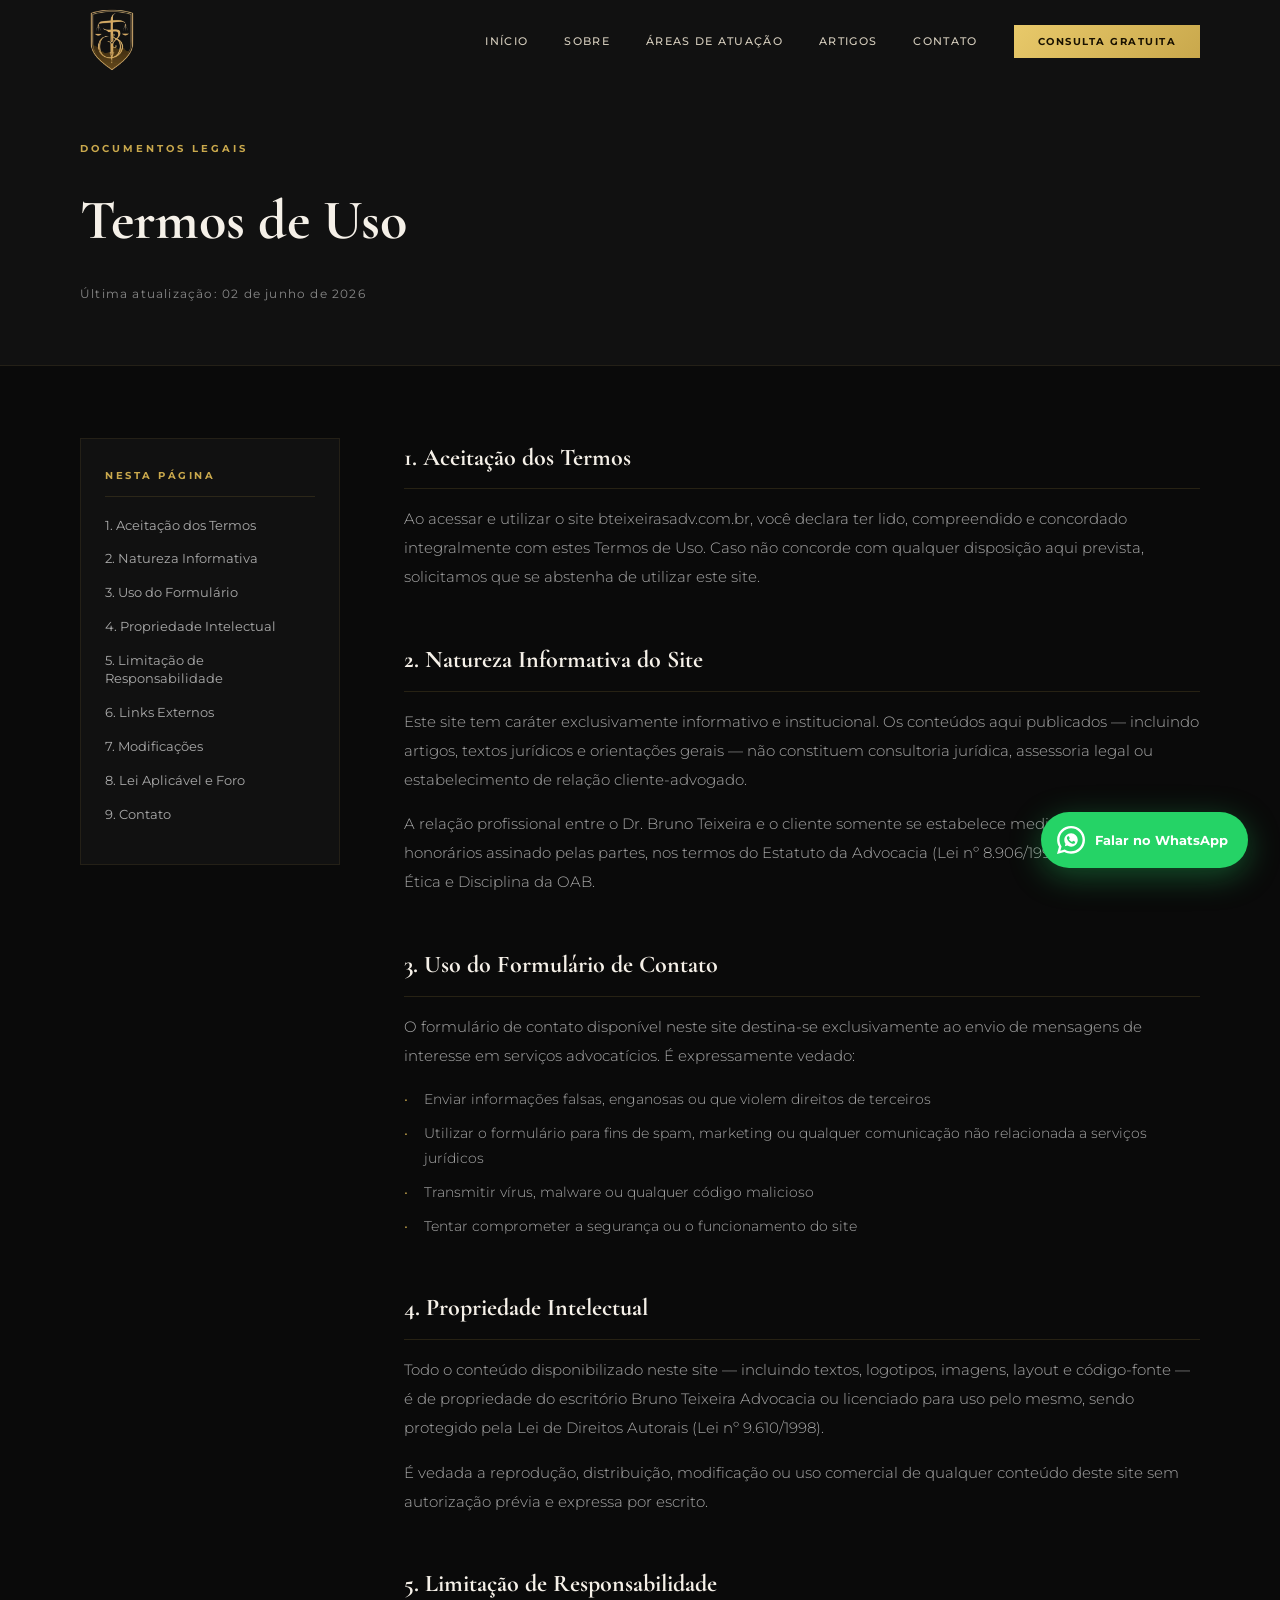
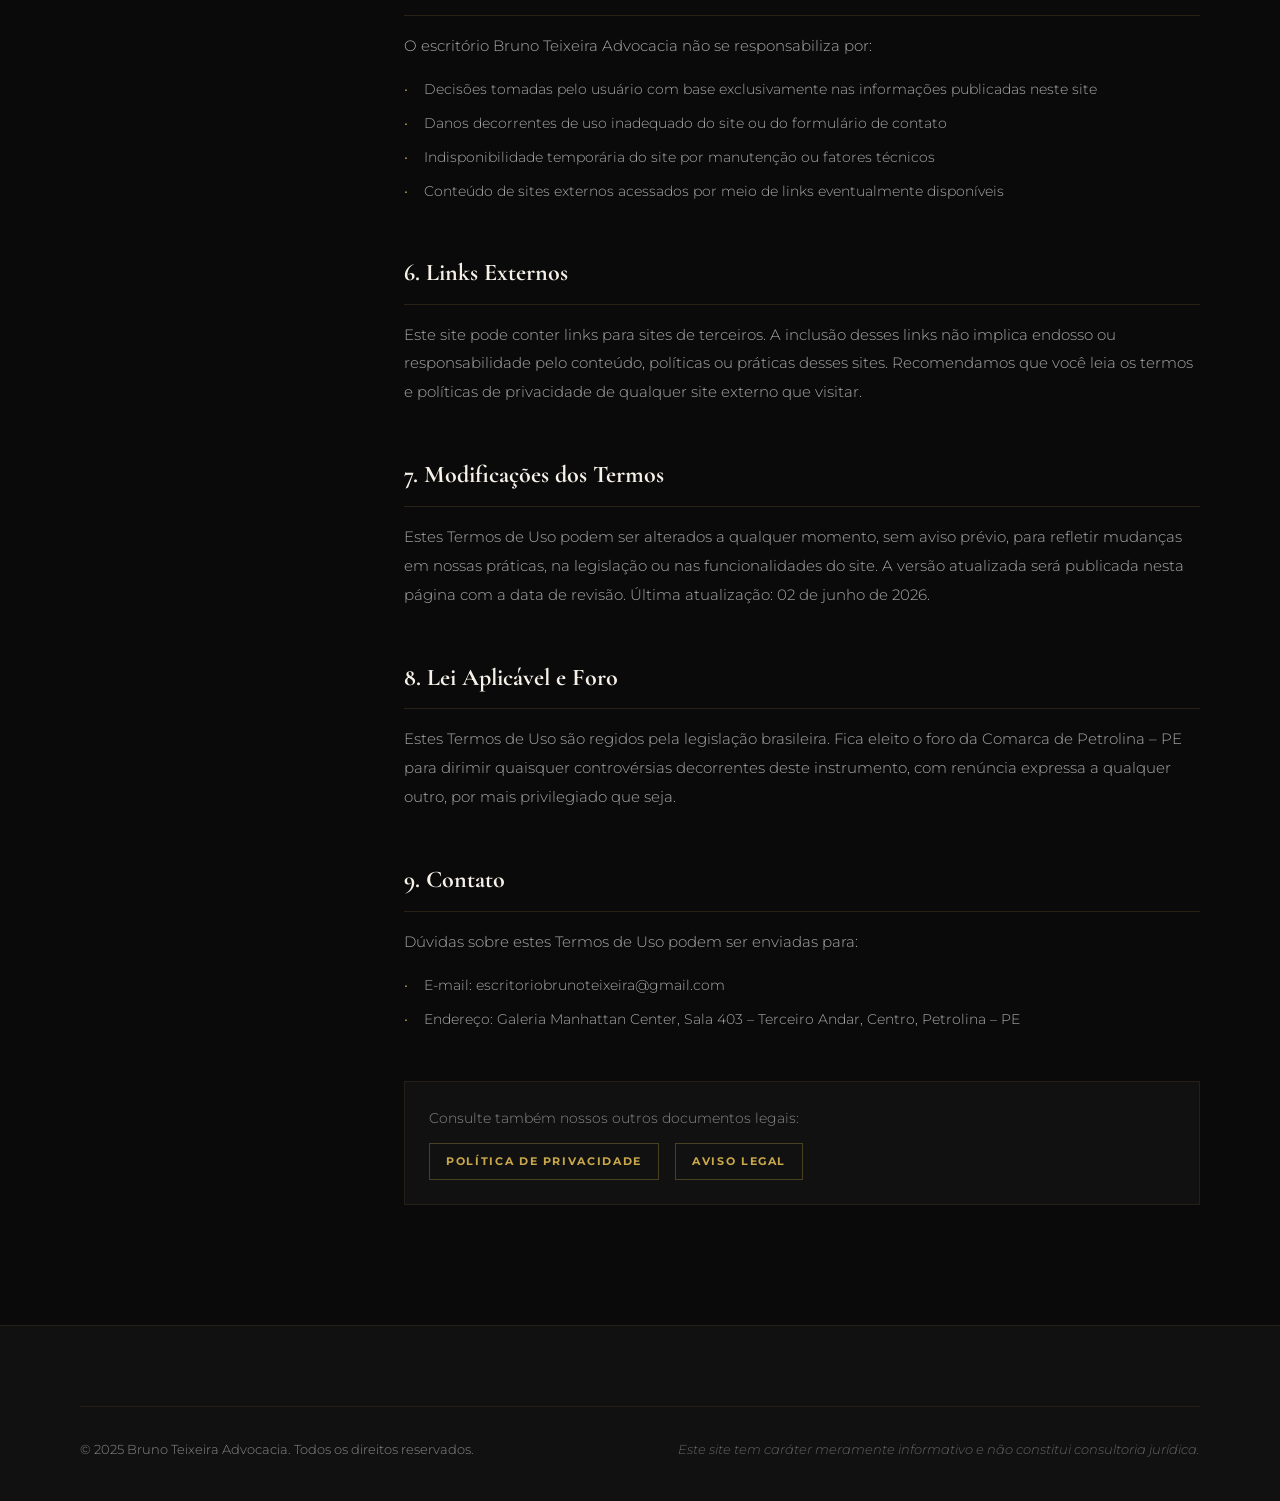
<file: termos.html>
<!DOCTYPE html>
<html lang="pt-BR">
<head>
  <meta charset="UTF-8" />
  <meta name="viewport" content="width=device-width, initial-scale=1.0" />
  <meta name="description" content="Termos de Uso — Bruno Teixeira Advocacia. Conheça as condições de uso do site." />
  <title>Termos de Uso | Bruno Teixeira Advocacia</title>
  <link rel="preconnect" href="https://fonts.googleapis.com" />
  <link rel="preconnect" href="https://fonts.gstatic.com" crossorigin />
  <link href="https://fonts.googleapis.com/css2?family=Cormorant+Garamond:ital,wght@0,400;0,600;0,700;1,400&family=Montserrat:wght@300;400;500;600;700&display=swap" rel="stylesheet" />
  <link rel="canonical" href="https://bteixeirasadv.com.br/termos.html" />
  <link rel="icon" type="image/x-icon" href="/favicon.ico" />
  <link rel="icon" type="image/png" sizes="32x32" href="/favicon-32x32.png" />
  <link rel="apple-touch-icon" href="/apple-touch-icon.png" />
  <link rel="stylesheet" href="style.css" />
  <style>
    .legal-hero { padding: 140px 0 60px; background: var(--dark); border-bottom: 1px solid rgba(201,168,76,0.1); }
    .legal-badge { font-size: 10px; font-weight: 700; letter-spacing: 0.3em; text-transform: uppercase; color: var(--gold); margin-bottom: 16px; display: block; }
    .legal-title { font-family: var(--font-serif); font-size: clamp(2rem, 5vw, 3.5rem); font-weight: 700; color: var(--white); margin-bottom: 16px; }
    .legal-date { font-size: 12px; color: var(--gray); letter-spacing: 0.1em; }
    .legal-body { padding: 72px 0 120px; background: var(--black); }
    .legal-layout { display: grid; grid-template-columns: 260px 1fr; gap: 64px; align-items: start; }
    .legal-nav { position: sticky; top: 100px; background: var(--dark); border: 1px solid rgba(201,168,76,0.1); padding: 28px 24px; }
    .legal-nav h4 { font-size: 10px; font-weight: 700; letter-spacing: 0.25em; text-transform: uppercase; color: var(--gold); margin-bottom: 16px; padding-bottom: 12px; border-bottom: 1px solid rgba(201,168,76,0.15); }
    .legal-nav ul { list-style: none; padding: 0; }
    .legal-nav li { margin-bottom: 8px; }
    .legal-nav a { font-size: 0.8rem; color: var(--gray-light); text-decoration: none; display: block; padding: 4px 0; transition: color 0.2s; line-height: 1.4; }
    .legal-nav a:hover { color: var(--gold); }
    .legal-content h2 { font-family: var(--font-serif); font-size: 1.5rem; font-weight: 700; color: var(--white); margin: 48px 0 16px; padding-bottom: 10px; border-bottom: 1px solid rgba(201,168,76,0.15); scroll-margin-top: 100px; }
    .legal-content h2:first-child { margin-top: 0; }
    .legal-content p { font-size: 0.95rem; color: var(--gray-light); font-weight: 300; line-height: 1.9; margin-bottom: 16px; }
    .legal-content ul { padding-left: 0; margin-bottom: 20px; list-style: none; }
    .legal-content ul li { font-size: 0.9rem; color: var(--gray-light); font-weight: 300; line-height: 1.8; margin-bottom: 8px; padding-left: 20px; position: relative; }
    .legal-content ul li::before { content: '•'; position: absolute; left: 0; color: var(--gold); }
    .legal-outros { margin-top: 48px; padding: 24px; background: var(--dark); border: 1px solid rgba(201,168,76,0.1); }
    .legal-outros p { font-size: 0.85rem; color: var(--gray); margin-bottom: 12px; }
    .legal-outros-links { display: flex; gap: 16px; flex-wrap: wrap; }
    .legal-outros-links a { font-size: 11px; font-weight: 700; letter-spacing: 0.15em; text-transform: uppercase; color: var(--gold); text-decoration: none; border: 1px solid rgba(201,168,76,0.3); padding: 8px 16px; transition: background 0.2s; }
    .legal-outros-links a:hover { background: rgba(201,168,76,0.1); }
    @media (max-width: 768px) { .legal-layout { grid-template-columns: 1fr; } .legal-nav { position: static; } }
  </style>
<!-- Google Analytics -->
  <script async src="https://www.googletagmanager.com/gtag/js?id=G-F5HKN2YQ7W"></script>
  <script>
    window.dataLayer = window.dataLayer || [];
    function gtag(){dataLayer.push(arguments);}
    gtag('js', new Date());
    gtag('config', 'G-F5HKN2YQ7W');
  </script>
</head>
<body>
  <nav id="navbar" class="navbar scrolled">
    <div class="nav-container">
      <a href="index.html" class="nav-logo">
        <img id="logo-img" class="logo-mark" src="/imagens/logo-simbolo.png" alt="Bruno Teixeira Advocacia" />
      </a>
      <button class="nav-toggle" id="navToggle"><span></span><span></span><span></span></button>
      <ul class="nav-links" id="navLinks">
        <li><a href="index.html#inicio" class="nav-link">Início</a></li>
        <li><a href="index.html#sobre" class="nav-link">Sobre</a></li>
        <li><a href="index.html#areas" class="nav-link">Áreas de Atuação</a></li>
        <li><a href="artigos.html" class="nav-link">Artigos</a></li>
        <li><a href="index.html#contato" class="nav-link">Contato</a></li>
        <li><a href="index.html#contato" class="nav-cta">Consulta Gratuita</a></li>
      </ul>
    </div>
  </nav>

  <main>
    <section class="legal-hero">
      <div class="container">
        <span class="legal-badge">Documentos Legais</span>
        <h1 class="legal-title">Termos de Uso</h1>
        <p class="legal-date">Última atualização: 02 de junho de 2026</p>
      </div>
    </section>
    <section class="legal-body">
      <div class="container">
        <div class="legal-layout">
          <aside class="legal-nav">
            <h4>Nesta página</h4>
            <ul>
              <li><a href="#aceitacao">1. Aceitação dos Termos</a></li>
              <li><a href="#natureza">2. Natureza Informativa</a></li>
              <li><a href="#formulario">3. Uso do Formulário</a></li>
              <li><a href="#propriedade">4. Propriedade Intelectual</a></li>
              <li><a href="#responsabilidade">5. Limitação de Responsabilidade</a></li>
              <li><a href="#links">6. Links Externos</a></li>
              <li><a href="#modificacoes">7. Modificações</a></li>
              <li><a href="#lei">8. Lei Aplicável e Foro</a></li>
              <li><a href="#contato">9. Contato</a></li>
            </ul>
          </aside>
          <article class="legal-content">

            <h2 id="aceitacao">1. Aceitação dos Termos</h2>
            <p>Ao acessar e utilizar o site bteixeirasadv.com.br, você declara ter lido, compreendido e concordado integralmente com estes Termos de Uso. Caso não concorde com qualquer disposição aqui prevista, solicitamos que se abstenha de utilizar este site.</p>

            <h2 id="natureza">2. Natureza Informativa do Site</h2>
            <p>Este site tem caráter exclusivamente informativo e institucional. Os conteúdos aqui publicados — incluindo artigos, textos jurídicos e orientações gerais — não constituem consultoria jurídica, assessoria legal ou estabelecimento de relação cliente-advogado.</p>
            <p>A relação profissional entre o Dr. Bruno Teixeira e o cliente somente se estabelece mediante contrato de honorários assinado pelas partes, nos termos do Estatuto da Advocacia (Lei nº 8.906/1994) e do Código de Ética e Disciplina da OAB.</p>

            <h2 id="formulario">3. Uso do Formulário de Contato</h2>
            <p>O formulário de contato disponível neste site destina-se exclusivamente ao envio de mensagens de interesse em serviços advocatícios. É expressamente vedado:</p>
            <ul>
              <li>Enviar informações falsas, enganosas ou que violem direitos de terceiros</li>
              <li>Utilizar o formulário para fins de spam, marketing ou qualquer comunicação não relacionada a serviços jurídicos</li>
              <li>Transmitir vírus, malware ou qualquer código malicioso</li>
              <li>Tentar comprometer a segurança ou o funcionamento do site</li>
            </ul>

            <h2 id="propriedade">4. Propriedade Intelectual</h2>
            <p>Todo o conteúdo disponibilizado neste site — incluindo textos, logotipos, imagens, layout e código-fonte — é de propriedade do escritório Bruno Teixeira Advocacia ou licenciado para uso pelo mesmo, sendo protegido pela Lei de Direitos Autorais (Lei nº 9.610/1998).</p>
            <p>É vedada a reprodução, distribuição, modificação ou uso comercial de qualquer conteúdo deste site sem autorização prévia e expressa por escrito.</p>

            <h2 id="responsabilidade">5. Limitação de Responsabilidade</h2>
            <p>O escritório Bruno Teixeira Advocacia não se responsabiliza por:</p>
            <ul>
              <li>Decisões tomadas pelo usuário com base exclusivamente nas informações publicadas neste site</li>
              <li>Danos decorrentes de uso inadequado do site ou do formulário de contato</li>
              <li>Indisponibilidade temporária do site por manutenção ou fatores técnicos</li>
              <li>Conteúdo de sites externos acessados por meio de links eventualmente disponíveis</li>
            </ul>

            <h2 id="links">6. Links Externos</h2>
            <p>Este site pode conter links para sites de terceiros. A inclusão desses links não implica endosso ou responsabilidade pelo conteúdo, políticas ou práticas desses sites. Recomendamos que você leia os termos e políticas de privacidade de qualquer site externo que visitar.</p>

            <h2 id="modificacoes">7. Modificações dos Termos</h2>
            <p>Estes Termos de Uso podem ser alterados a qualquer momento, sem aviso prévio, para refletir mudanças em nossas práticas, na legislação ou nas funcionalidades do site. A versão atualizada será publicada nesta página com a data de revisão. Última atualização: 02 de junho de 2026.</p>

            <h2 id="lei">8. Lei Aplicável e Foro</h2>
            <p>Estes Termos de Uso são regidos pela legislação brasileira. Fica eleito o foro da Comarca de Petrolina – PE para dirimir quaisquer controvérsias decorrentes deste instrumento, com renúncia expressa a qualquer outro, por mais privilegiado que seja.</p>

            <h2 id="contato">9. Contato</h2>
            <p>Dúvidas sobre estes Termos de Uso podem ser enviadas para:</p>
            <ul>
              <li>E-mail: escritoriobrunoteixeira@gmail.com</li>
              <li>Endereço: Galeria Manhattan Center, Sala 403 – Terceiro Andar, Centro, Petrolina – PE</li>
            </ul>

            <div class="legal-outros">
              <p>Consulte também nossos outros documentos legais:</p>
              <div class="legal-outros-links">
                <a href="privacidade.html">Política de Privacidade</a>
                <a href="aviso-legal.html">Aviso Legal</a>
              </div>
            </div>

          </article>
        </div>
      </div>
    </section>
  </main>

  <footer class="footer">
    <div class="container">
      <div class="footer-bottom" style="border-top:1px solid rgba(201,168,76,0.1);padding-top:32px;">
        <p>© 2025 Bruno Teixeira Advocacia. Todos os direitos reservados.</p>
        <p class="footer-disclaimer">Este site tem caráter meramente informativo e não constitui consultoria jurídica.</p>
      </div>
    </div>
  </footer>

  <a href="https://wa.me/5574988561132?text=Olá,%20gostaria%20de%20agendar%20uma%20consulta." class="whatsapp-btn" target="_blank" rel="noopener noreferrer" aria-label="WhatsApp">
    <svg viewBox="0 0 24 24" fill="currentColor" width="28" height="28"><path d="M12.031 6.172c-3.181 0-5.767 2.586-5.768 5.766-.001 1.298.38 2.27 1.019 3.287l-.582 2.128 2.182-.573c.978.58 1.911.928 3.145.929 3.178 0 5.767-2.587 5.768-5.766 0-3.18-2.587-5.771-5.764-5.771zm3.392 8.244c-.144.405-.837.774-1.17.824-.299.045-.677.063-1.092-.069-.252-.08-.575-.187-.988-.365-1.739-.751-2.874-2.538-2.961-2.654-.087-.116-.708-.943-.708-1.798 0-.856.449-1.277.61-1.45.162-.173.351-.216.469-.216.117 0 .234 0 .334.004.106.003.249-.04.39.298.144.347.491 1.2.534 1.287.043.087.072.188.014.304-.058.116-.087.188-.173.289l-.26.304c-.087.086-.177.18-.076.354.101.174.449.741.964 1.201.662.591 1.221.777 1.394.864.174.088.275.073.376-.044.101-.117.434-.506.549-.68.116-.174.232-.145.391-.087.159.058 1.012.477 1.185.564.174.088.289.13.333.203.043.073.043.419-.101.824z"/><path d="M20.52 3.449C18.24 1.245 15.24 0 12.045 0 5.463 0 .104 5.334.101 11.893c0 2.096.549 4.14 1.595 5.945L0 24l6.335-1.652c1.746.943 3.71 1.444 5.71 1.447h.006c6.585 0 11.946-5.336 11.949-11.896 0-3.176-1.24-6.165-3.48-8.45zm-8.475 18.3h-.005c-1.775 0-3.513-.477-5.031-1.378l-.361-.214-3.741.975.997-3.648-.235-.374c-.99-1.574-1.512-3.393-1.511-5.26.002-5.45 4.437-9.884 9.893-9.884 2.64.001 5.122 1.03 6.988 2.898 1.866 1.869 2.893 4.352 2.892 6.993-.003 5.452-4.437 9.892-9.886 9.892z"/></svg>
    <span class="whatsapp-label">Falar no WhatsApp</span>
  </a>
  <script src="script.js"></script>
</body>
</html>
</file>
<file: style.css>
/* ═══════════════════════════════════════════════════════════════
   BRUNO TEIXEIRA ADVOCACIA — CSS
   Tema: Preto & Dourado — Luxury Autoritário
═══════════════════════════════════════════════════════════════ */

/* ── RESET & VARIÁVEIS ────────────────────────────────────── */
*, *::before, *::after { box-sizing: border-box; margin: 0; padding: 0; }

:root {
  --gold:        #C9A84C;
  --gold-light:  #E8C96A;
  --gold-dark:   #A07830;
  --gold-muted:  rgba(201,168,76,0.15);
  --black:       #0A0A0A;
  --dark:        #111111;
  --dark-2:      #181818;
  --dark-3:      #222222;
  --dark-4:      #2A2A2A;
  --gray:        #888888;
  --gray-light:  #AAAAAA;
  --white:       #F5F0E8;
  --white-soft:  #D4CCBC;

  --font-serif: 'Cormorant Garamond', Georgia, serif;
  --font-sans:  'Montserrat', sans-serif;

  --nav-h: 80px;
  --radius: 0px;
  --transition: 0.3s ease;
  --shadow: 0 20px 60px rgba(0,0,0,0.5);
}

html { scroll-behavior: smooth; }

body {
  font-family: var(--font-sans);
  background: var(--black);
  color: var(--white);
  line-height: 1.7;
  overflow-x: hidden;
}

img { max-width: 100%; display: block; }
a { text-decoration: none; color: inherit; }
ul { list-style: none; }

/* ── UTILIDADES ───────────────────────────────────────────── */
.container {
  max-width: 1200px;
  margin: 0 auto;
  padding: 0 40px;
}

.section-label {
  font-family: var(--font-sans);
  font-size: 10px;
  font-weight: 700;
  letter-spacing: 0.4em;
  text-transform: uppercase;
  color: var(--gold);
  margin-bottom: 16px;
  display: flex;
  align-items: center;
  gap: 12px;
}
.section-label::before {
  content: '';
  display: block;
  width: 32px;
  height: 1px;
  background: var(--gold);
}

.section-title {
  font-family: var(--font-serif);
  font-size: clamp(2.2rem, 4vw, 3.2rem);
  font-weight: 700;
  color: var(--white);
  line-height: 1.2;
  margin-bottom: 24px;
}
.section-title em {
  font-style: italic;
  color: var(--gold);
}

.section-desc {
  color: var(--gray-light);
  max-width: 560px;
  font-size: 1rem;
  font-weight: 300;
}

.section-header { text-align: center; margin-bottom: 64px; }
/* sem isto o paragrafo de 560px fica encostado a esquerda, desalinhado do titulo */
.section-header .section-desc { margin-left: auto; margin-right: auto; }
.section-header .section-label { justify-content: center; }
.section-header .section-label::before { display: none; }

.btn-gold {
  display: inline-block;
  background: linear-gradient(135deg, var(--gold-light), var(--gold), var(--gold-dark));
  color: #1a1200;
  font-family: var(--font-sans);
  font-size: 11px;
  font-weight: 700;
  letter-spacing: 0.2em;
  text-transform: uppercase;
  padding: 16px 36px;
  cursor: pointer;
  border: none;
  transition: transform var(--transition), box-shadow var(--transition);
  position: relative;
  overflow: hidden;
}
.btn-gold::after {
  content: '';
  position: absolute;
  inset: 0;
  background: rgba(255,255,255,0.1);
  opacity: 0;
  transition: opacity var(--transition);
}
.btn-gold:hover { transform: translateY(-2px); box-shadow: 0 12px 40px rgba(201,168,76,0.35); }
.btn-gold:hover::after { opacity: 1; }
.btn-gold.btn-full { width: 100%; text-align: center; }

.btn-outline {
  display: inline-block;
  border: 1px solid rgba(201,168,76,0.4);
  color: var(--gold);
  font-family: var(--font-sans);
  font-size: 11px;
  font-weight: 700;
  letter-spacing: 0.2em;
  text-transform: uppercase;
  padding: 16px 36px;
  cursor: pointer;
  transition: background var(--transition), border-color var(--transition);
}
.btn-outline:hover { background: var(--gold-muted); border-color: var(--gold); }

/* ── REVEAL ANIMATION ─────────────────────────────────────── */
.reveal {
  opacity: 0;
  transform: translateY(30px);
  transition: opacity 0.7s ease, transform 0.7s ease;
}
.reveal.visible {
  opacity: 1;
  transform: translateY(0);
}

/* ── NAVBAR ───────────────────────────────────────────────── */
.navbar {
  position: fixed;
  top: 0; left: 0; right: 0;
  z-index: 1000;
  height: var(--nav-h);
  background: transparent;
  transition: background 0.4s ease, box-shadow 0.4s ease, height 0.4s ease;
}
.navbar.scrolled {
  background: rgba(10,10,10,0.97);
  box-shadow: 0 1px 0 rgba(201,168,76,0.2);
  height: 68px;
}

.nav-container {
  max-width: 1200px;
  margin: 0 auto;
  padding: 0 40px;
  height: 100%;
  display: flex;
  align-items: center;
  justify-content: space-between;
}

.nav-logo { display: flex; flex-direction: column; line-height: 1.1; }
.logo-name {
  font-family: var(--font-serif);
  font-size: 18px;
  font-weight: 700;
  color: var(--gold);
  letter-spacing: 0.1em;
}
.logo-sub {
  font-family: var(--font-sans);
  font-size: 8px;
  letter-spacing: 0.35em;
  color: var(--gray);
  text-transform: uppercase;
}

/* brasao do cabecalho — acompanha a altura da navbar */
.logo-mark {
  height: 64px;
  width: auto;
  display: block;
  object-fit: contain;
  transition: height 0.4s ease;
}
.navbar.scrolled .logo-mark { height: 52px; }
@media (max-width: 768px) {
  .logo-mark { height: 52px; }
  .navbar.scrolled .logo-mark { height: 46px; }
}

.nav-links {
  display: flex;
  align-items: center;
  gap: 36px;
}
.nav-link {
  font-size: 11px;
  font-weight: 500;
  letter-spacing: 0.12em;
  text-transform: uppercase;
  color: var(--white-soft);
  transition: color var(--transition);
  position: relative;
  padding-bottom: 4px;
}
.nav-link::after {
  content: '';
  position: absolute;
  bottom: 0; left: 0;
  width: 0; height: 1px;
  background: var(--gold);
  transition: width var(--transition);
}
.nav-link:hover { color: var(--gold); }
.nav-link:hover::after { width: 100%; }

.nav-cta {
  font-size: 10px;
  font-weight: 700;
  letter-spacing: 0.15em;
  text-transform: uppercase;
  color: #1a1200;
  background: linear-gradient(135deg, var(--gold-light), var(--gold));
  padding: 10px 24px;
  transition: box-shadow var(--transition), transform var(--transition);
}
.nav-cta:hover { transform: translateY(-1px); box-shadow: 0 8px 24px rgba(201,168,76,0.3); }

.nav-toggle {
  display: none;
  flex-direction: column;
  gap: 5px;
  background: none;
  border: none;
  cursor: pointer;
  padding: 4px;
}
.nav-toggle span {
  display: block;
  width: 24px;
  height: 1.5px;
  background: var(--gold);
  transition: transform var(--transition), opacity var(--transition);
}

/* ── HERO ─────────────────────────────────────────────────── */
.hero {
  position: relative;
  min-height: 100vh;
  display: flex;
  align-items: center;
  padding: 0 40px;
  overflow: hidden;
}

.hero-bg {
  position: absolute;
  inset: 0;
  z-index: 0;
}

.hero-overlay {
  position: absolute;
  inset: 0;
  background: radial-gradient(ellipse at 30% 50%, rgba(201,168,76,0.06) 0%, transparent 60%),
              linear-gradient(180deg, rgba(10,10,10,0.3) 0%, rgba(10,10,10,0.7) 60%, var(--black) 100%);
  z-index: 2;
}

.hero-grid {
  position: absolute;
  inset: 0;
  background-image: 
    linear-gradient(rgba(201,168,76,0.04) 1px, transparent 1px),
    linear-gradient(90deg, rgba(201,168,76,0.04) 1px, transparent 1px);
  background-size: 80px 80px;
  z-index: 1;
}

.hero-content {
  position: relative;
  z-index: 10;
  max-width: 1200px;
  width: 100%;
  margin: 0 auto;
  padding-top: var(--nav-h);
}

.hero-badge {
  display: flex;
  align-items: center;
  gap: 16px;
  font-size: 10px;
  font-weight: 700;
  letter-spacing: 0.35em;
  text-transform: uppercase;
  color: var(--gold);
  margin-bottom: 32px;
  transition-delay: 0.1s;
}
.badge-line {
  display: block;
  width: 40px;
  height: 1px;
  background: var(--gold);
  flex-shrink: 0;
}

.hero-title {
  font-family: var(--font-serif);
  font-size: clamp(3.2rem, 7vw, 7rem);
  font-weight: 700;
  line-height: 1.05;
  color: var(--white);
  margin-bottom: 28px;
  transition-delay: 0.2s;
}
.hero-title em {
  font-style: italic;
  color: var(--gold);
  display: block;
}

.hero-subtitle {
  font-size: 1.1rem;
  font-weight: 300;
  color: var(--gray-light);
  max-width: 520px;
  margin-bottom: 48px;
  line-height: 1.8;
  transition-delay: 0.3s;
}

.hero-actions {
  display: flex;
  gap: 16px;
  flex-wrap: wrap;
  margin-bottom: 80px;
  transition-delay: 0.4s;
}

.hero-stats {
  display: flex;
  align-items: center;
  gap: 0;
  transition-delay: 0.5s;
}

.stat { padding: 0 40px 0 0; }
.stat:first-child { padding-left: 0; }
.stat-num {
  display: block;
  font-family: var(--font-serif);
  font-size: 2.4rem;
  font-weight: 700;
  color: var(--gold);
  line-height: 1;
}
.stat-num sup { font-size: 1rem; vertical-align: super; }
.stat-label {
  display: block;
  font-size: 9px;
  font-weight: 600;
  letter-spacing: 0.2em;
  text-transform: uppercase;
  color: var(--gray);
  margin-top: 6px;
}
.stat-divider {
  width: 1px;
  height: 48px;
  background: rgba(201,168,76,0.25);
  margin-right: 40px;
  flex-shrink: 0;
}

.hero-scroll {
  position: absolute;
  bottom: 40px;
  left: 40px;
  display: flex;
  align-items: flex-start;
  gap: 16px;
  z-index: 10;
}
.hero-scroll span {
  font-size: 9px;
  letter-spacing: 0.3em;
  text-transform: uppercase;
  color: var(--gray);
  writing-mode: vertical-rl;
}
.scroll-line {
  width: 1px;
  height: 80px;
  background: linear-gradient(to bottom, rgba(201,168,76,0.6), transparent);
  animation: scrollPulse 2s ease-in-out infinite;
}
@keyframes scrollPulse {
  0%, 100% { transform: scaleY(1); opacity: 0.6; }
  50% { transform: scaleY(0.5); opacity: 1; }
}

/* ── SOBRE ────────────────────────────────────────────────── */
.sobre {
  padding: 120px 0;
  background: var(--dark);
}

.sobre-layout {
  display: grid;
  grid-template-columns: 1fr 1.4fr;
  gap: 80px;
  align-items: center;
}

.sobre-image-col { position: relative; }

.sobre-image-frame {
  position: relative;
  padding: 20px;
  border: 1px solid rgba(201,168,76,0.15);
}

.frame-corner {
  position: absolute;
  width: 20px;
  height: 20px;
  border-color: var(--gold);
  border-style: solid;
  opacity: 0.7;
}
.frame-corner.tl { top: 0; left: 0; border-width: 1px 0 0 1px; }
.frame-corner.tr { top: 0; right: 0; border-width: 1px 1px 0 0; }
.frame-corner.bl { bottom: 0; left: 0; border-width: 0 0 1px 1px; }
.frame-corner.br { bottom: 0; right: 0; border-width: 0 1px 1px 0; }

.sobre-photo-placeholder {
  background: var(--dark-3);
  aspect-ratio: 3/4;
  display: flex;
  flex-direction: column;
  align-items: center;
  justify-content: center;
  gap: 12px;
  border: 1px dashed rgba(201,168,76,0.2);
}
.photo-initials {
  font-family: var(--font-serif);
  font-size: 5rem;
  font-weight: 700;
  color: var(--gold);
  opacity: 0.4;
}
.photo-label {
  font-size: 11px;
  letter-spacing: 0.2em;
  text-transform: uppercase;
  color: var(--gray);
}

.sobre-badge-float {
  position: absolute;
  bottom: -20px;
  right: -20px;
  background: linear-gradient(135deg, var(--gold-light), var(--gold));
  padding: 16px 24px;
  display: flex;
  flex-direction: column;
  align-items: center;
}
.badge-number {
  font-family: var(--font-sans);
  font-size: 10px;
  font-weight: 700;
  letter-spacing: 0.15em;
  color: #1a1200;
}
.badge-text {
  font-size: 12px;
  font-weight: 700;
  color: #1a1200;
}

.sobre-content { padding-right: 20px; }

.sobre-text {
  display: flex;
  flex-direction: column;
  gap: 16px;
  color: var(--gray-light);
  font-size: 0.95rem;
  font-weight: 300;
  line-height: 1.9;
  margin-bottom: 36px;
}

.sobre-credentials {
  display: flex;
  flex-direction: column;
  gap: 16px;
  margin-bottom: 40px;
}

.credential {
  display: flex;
  align-items: flex-start;
  gap: 16px;
  padding: 16px;
  border: 1px solid rgba(201,168,76,0.1);
  background: var(--dark-2);
  transition: border-color var(--transition);
}
.credential:hover { border-color: rgba(201,168,76,0.3); }

.cred-icon {
  font-size: 1.3rem;
  flex-shrink: 0;
  opacity: 0.8;
}
.cred-info {
  display: flex;
  flex-direction: column;
  gap: 2px;
}
.cred-info strong {
  font-size: 0.85rem;
  font-weight: 600;
  color: var(--white);
}
.cred-info span {
  font-size: 0.8rem;
  color: var(--gray);
}

/* ── QUOTE BANNER ─────────────────────────────────────────── */
.quote-banner {
  padding: 80px 0;
  background: linear-gradient(135deg, #0f0b00 0%, var(--dark) 50%, #0f0b00 100%);
  border-top: 1px solid rgba(201,168,76,0.15);
  border-bottom: 1px solid rgba(201,168,76,0.15);
  text-align: center;
}

.banner-quote {
  font-family: var(--font-serif);
  font-size: clamp(1.4rem, 3vw, 2.2rem);
  font-style: italic;
  font-weight: 400;
  color: var(--white-soft);
  max-width: 800px;
  margin: 0 auto 16px;
  line-height: 1.5;
}
.quote-mark {
  font-family: var(--font-serif);
  font-size: 4rem;
  color: var(--gold);
  opacity: 0.5;
  line-height: 0;
  vertical-align: -0.5em;
}

.banner-cite {
  font-size: 11px;
  letter-spacing: 0.2em;
  text-transform: uppercase;
  color: var(--gold);
  font-style: normal;
}

/* ── ÁREAS ────────────────────────────────────────────────── */
.areas {
  padding: 120px 0;
  background: var(--black);
}

.areas-grid {
  display: grid;
  grid-template-columns: repeat(3, 1fr);
  gap: 1px;
  background: rgba(201,168,76,0.1);
  border: 1px solid rgba(201,168,76,0.1);
}

.area-card {
  background: var(--dark);
  padding: 48px 40px;
  position: relative;
  transition: background var(--transition);
  overflow: hidden;
}
.area-card::before {
  content: '';
  position: absolute;
  top: 0; left: 0;
  width: 3px; height: 0;
  background: linear-gradient(to bottom, var(--gold-light), var(--gold-dark));
  transition: height 0.4s ease;
}
.area-card:hover { background: var(--dark-2); }
.area-card:hover::before { height: 100%; }

.area-card--featured {
  background: linear-gradient(145deg, #1a1400 0%, #0f0b00 100%);
  border: 1px solid rgba(201,168,76,0.2);
}
.area-card--featured::before { height: 100%; }

.area-number {
  font-family: var(--font-serif);
  font-size: 4rem;
  font-weight: 700;
  color: rgba(201,168,76,0.1);
  position: absolute;
  top: 16px; right: 24px;
  line-height: 1;
}

.area-icon {
  font-size: 1.8rem;
  margin-bottom: 20px;
}

.area-title {
  font-family: var(--font-serif);
  font-size: 1.5rem;
  font-weight: 700;
  color: var(--white);
  margin-bottom: 16px;
}

.area-desc {
  font-size: 0.875rem;
  color: var(--gray-light);
  font-weight: 300;
  line-height: 1.8;
  margin-bottom: 24px;
}

.area-list {
  display: flex;
  flex-direction: column;
  gap: 8px;
  margin-bottom: 32px;
}
.area-list li {
  font-size: 0.8rem;
  color: var(--gray);
  padding-left: 16px;
  position: relative;
  letter-spacing: 0.05em;
}
.area-list li::before {
  content: '─';
  position: absolute;
  left: 0;
  color: var(--gold);
  opacity: 0.6;
}

.area-link {
  font-size: 10px;
  font-weight: 700;
  letter-spacing: 0.2em;
  text-transform: uppercase;
  color: var(--gold);
  transition: gap var(--transition);
  display: inline-block;
}
.area-link:hover { opacity: 0.8; }

/* ── DEPOIMENTOS ──────────────────────────────────────────── */
.depoimentos {
  padding: 120px 0;
  background: var(--dark);
}

.depo-grid {
  display: grid;
  grid-template-columns: repeat(3, 1fr);
  gap: 24px;
}

.depo-card {
  background: var(--dark-2);
  padding: 40px 36px;
  border: 1px solid rgba(201,168,76,0.08);
  transition: border-color var(--transition), transform var(--transition);
  position: relative;
}
.depo-card::before {
  content: '"';
  position: absolute;
  top: 16px; right: 24px;
  font-family: var(--font-serif);
  font-size: 5rem;
  color: rgba(201,168,76,0.12);
  line-height: 1;
}
.depo-card:hover { border-color: rgba(201,168,76,0.25); transform: translateY(-4px); }

.depo-stars {
  color: var(--gold);
  font-size: 0.75rem;
  letter-spacing: 3px;
  margin-bottom: 20px;
}

.depo-text {
  font-family: var(--font-serif);
  font-size: 1.05rem;
  font-style: italic;
  color: var(--white-soft);
  line-height: 1.8;
  margin-bottom: 28px;
}

.depo-author {
  display: flex;
  align-items: center;
  gap: 12px;
  padding-top: 24px;
  border-top: 1px solid rgba(201,168,76,0.1);
}
.depo-avatar {
  width: 44px;
  height: 44px;
  background: var(--gold-muted);
  border: 1px solid rgba(201,168,76,0.3);
  display: flex;
  align-items: center;
  justify-content: center;
  font-size: 0.75rem;
  font-weight: 700;
  color: var(--gold);
  flex-shrink: 0;
}
.depo-author strong {
  display: block;
  font-size: 0.85rem;
  font-weight: 600;
  color: var(--white);
}
.depo-author span {
  display: block;
  font-size: 0.75rem;
  color: var(--gray);
}

/* ── CONTATO ──────────────────────────────────────────────── */
.contato {
  padding: 120px 0;
  background: var(--black);
}

.contato-layout {
  display: grid;
  grid-template-columns: 1fr 1.3fr;
  gap: 80px;
  align-items: start;
}

.contato-info p {
  color: var(--gray-light);
  font-weight: 300;
  margin-bottom: 40px;
  line-height: 1.8;
}

.contato-items {
  display: flex;
  flex-direction: column;
  gap: 24px;
}

.contato-item {
  display: flex;
  gap: 16px;
  align-items: flex-start;
  padding: 20px;
  border: 1px solid rgba(201,168,76,0.08);
  background: var(--dark);
  transition: border-color var(--transition);
}
.contato-item:hover { border-color: rgba(201,168,76,0.25); }

.contato-icon {
  font-size: 1.2rem;
  flex-shrink: 0;
  padding-top: 2px;
}
.contato-item strong {
  display: block;
  font-size: 0.8rem;
  font-weight: 600;
  letter-spacing: 0.1em;
  text-transform: uppercase;
  color: var(--gold);
  margin-bottom: 4px;
}
.contato-item span {
  display: block;
  font-size: 0.9rem;
  color: var(--gray-light);
  font-weight: 300;
  line-height: 1.6;
}

/* ── FORMULÁRIO ───────────────────────────────────────────── */
.contact-form {
  background: var(--dark);
  border: 1px solid rgba(201,168,76,0.15);
  padding: 48px 40px;
  position: relative;
}
.contact-form::before {
  content: '';
  position: absolute;
  top: 0; left: 0; right: 0;
  height: 3px;
  background: linear-gradient(90deg, var(--gold-light), var(--gold-dark));
}

.form-title {
  font-family: var(--font-serif);
  font-size: 1.6rem;
  font-weight: 700;
  color: var(--white);
  margin-bottom: 32px;
}

.form-group {
  margin-bottom: 24px;
}
.form-group label {
  display: block;
  font-size: 10px;
  font-weight: 700;
  letter-spacing: 0.15em;
  text-transform: uppercase;
  color: var(--gray-light);
  margin-bottom: 8px;
}
.form-group input,
.form-group select,
.form-group textarea {
  width: 100%;
  background: var(--dark-3);
  border: 1px solid rgba(201,168,76,0.15);
  color: var(--white);
  font-family: var(--font-sans);
  font-size: 0.9rem;
  font-weight: 300;
  padding: 14px 16px;
  outline: none;
  transition: border-color var(--transition), background var(--transition);
  appearance: none;
  border-radius: 0;
}
.form-group input:focus,
.form-group select:focus,
.form-group textarea:focus {
  border-color: var(--gold);
  background: var(--dark-4);
}
.form-group input::placeholder,
.form-group textarea::placeholder { color: var(--gray); }

.form-group select {
  cursor: pointer;
  background-image: url("data:image/svg+xml,%3Csvg xmlns='http://www.w3.org/2000/svg' width='12' height='8' viewBox='0 0 12 8'%3E%3Cpath d='M1 1l5 5 5-5' stroke='%23C9A84C' stroke-width='1.5' fill='none'/%3E%3C/svg%3E");
  background-repeat: no-repeat;
  background-position: right 16px center;
  padding-right: 40px;
}
.form-group select option { background: var(--dark-3); color: var(--white); }

.form-group textarea { resize: vertical; min-height: 120px; }

.form-row {
  display: grid;
  grid-template-columns: 1fr 1fr;
  gap: 16px;
}

.field-error {
  display: block;
  font-size: 11px;
  color: #FF6B6B;
  margin-top: 6px;
  min-height: 16px;
}

.form-check {
  display: flex;
  align-items: flex-start;
  gap: 12px;
  margin-bottom: 8px;
}
.form-check input[type="checkbox"] {
  width: 18px;
  height: 18px;
  flex-shrink: 0;
  accent-color: var(--gold);
  margin-top: 2px;
  cursor: pointer;
}
.form-check label {
  font-size: 0.8rem;
  color: var(--gray);
  cursor: pointer;
  line-height: 1.6;
}
.form-check label a { color: var(--gold); text-decoration: underline; }

.form-success {
  margin-top: 20px;
  padding: 16px 20px;
  background: rgba(0, 200, 100, 0.1);
  border: 1px solid rgba(0, 200, 100, 0.3);
  color: #4ade80;
  font-size: 0.875rem;
}
.form-error-msg {
  margin-top: 20px;
  padding: 16px 20px;
  background: rgba(255, 50, 50, 0.1);
  border: 1px solid rgba(255, 50, 50, 0.3);
  color: #FF6B6B;
  font-size: 0.875rem;
}

/* ── FOOTER ───────────────────────────────────────────────── */
.footer {
  background: var(--dark);
  border-top: 1px solid rgba(201,168,76,0.1);
  padding: 80px 0 40px;
}

.footer-grid {
  display: grid;
  grid-template-columns: 1.5fr 1fr 1fr 1fr;
  gap: 60px;
  margin-bottom: 60px;
}

.footer-logo {
  font-family: var(--font-serif);
  font-size: 1.3rem;
  font-weight: 700;
  color: var(--gold);
  letter-spacing: 0.08em;
}
.footer-logo-sub {
  font-size: 8px;
  letter-spacing: 0.35em;
  color: var(--gray);
  text-transform: uppercase;
  margin-bottom: 20px;
}
.footer-brand p {
  font-size: 0.85rem;
  color: var(--gray);
  font-weight: 300;
  line-height: 1.8;
  margin-bottom: 16px;
}
.footer-oab {
  font-size: 10px;
  letter-spacing: 0.15em;
  text-transform: uppercase;
  color: var(--gold);
  border: 1px solid rgba(201,168,76,0.2);
  display: inline-block;
  padding: 6px 12px;
}

.footer-nav h4 {
  font-size: 10px;
  font-weight: 700;
  letter-spacing: 0.25em;
  text-transform: uppercase;
  color: var(--white);
  margin-bottom: 20px;
  padding-bottom: 12px;
  border-bottom: 1px solid rgba(201,168,76,0.15);
}
.footer-nav ul {
  display: flex;
  flex-direction: column;
  gap: 10px;
}
.footer-nav a {
  font-size: 0.85rem;
  color: var(--gray);
  font-weight: 300;
  transition: color var(--transition);
}
.footer-nav a:hover { color: var(--gold); }

.footer-bottom {
  padding-top: 32px;
  border-top: 1px solid rgba(255,255,255,0.05);
  display: flex;
  justify-content: space-between;
  align-items: center;
  gap: 20px;
  flex-wrap: wrap;
}
.footer-bottom p {
  font-size: 0.8rem;
  color: var(--gray);
  font-weight: 300;
}
.footer-disclaimer { font-style: italic; opacity: 0.7; }

/* ── WHATSAPP BUTTON ──────────────────────────────────────── */
.whatsapp-btn {
  position: fixed;
  bottom: 32px;
  right: 32px;
  z-index: 999;
  background: #25D366;
  color: white;
  display: flex;
  align-items: center;
  gap: 10px;
  padding: 14px 20px 14px 16px;
  border-radius: 50px;
  box-shadow: 0 8px 32px rgba(37,211,102,0.35);
  font-family: var(--font-sans);
  font-size: 13px;
  font-weight: 700;
  transition: transform var(--transition), box-shadow var(--transition);
}
.whatsapp-btn:hover {
  transform: translateY(-3px) scale(1.03);
  box-shadow: 0 16px 40px rgba(37,211,102,0.45);
}
.whatsapp-label { white-space: nowrap; }

.footer-socials {
  display: flex;
  gap: 12px;
  margin-top: 16px;
}
.social-icon {
  display: flex;
  align-items: center;
  justify-content: center;
  width: 40px;
  height: 40px;
  border: 1px solid rgba(201,168,76,0.25);
  color: var(--gray);
  transition: color var(--transition), border-color var(--transition), background var(--transition);
}
.social-icon:hover {
  color: var(--gold);
  border-color: var(--gold);
  background: var(--gold-muted);
}

/* ── SOBRE PHOTO FIX ──────────────────────────────────────── */
.sobre-image-frame {
  overflow: visible;
}
@media (max-width: 1024px) {
  .sobre-layout { grid-template-columns: 1fr; gap: 60px; }
  .sobre-image-col { max-width: 400px; }
  .areas-grid { grid-template-columns: repeat(2, 1fr); }
  .footer-grid { grid-template-columns: 1fr 1fr; gap: 40px; }
  .contato-layout { grid-template-columns: 1fr; gap: 60px; }
}

@media (max-width: 768px) {
  .container { padding: 0 24px; }
  .hero { padding: 0 24px; }
  .nav-container { padding: 0 24px; }

  .nav-links {
    position: fixed;
    top: 0; right: -100%;
    width: 280px;
    height: 100vh;
    background: rgba(10,10,10,0.98);
    flex-direction: column;
    justify-content: center;
    align-items: flex-start;
    padding: 80px 40px;
    gap: 24px;
    transition: right 0.4s ease;
    border-left: 1px solid rgba(201,168,76,0.15);
  }
  .nav-links.open { right: 0; }
  .nav-toggle { display: flex; z-index: 1001; }
  .nav-toggle.active span:nth-child(1) { transform: rotate(45deg) translate(4.5px, 4.5px); }
  .nav-toggle.active span:nth-child(2) { opacity: 0; }
  .nav-toggle.active span:nth-child(3) { transform: rotate(-45deg) translate(4.5px, -4.5px); }

  .hero-title { font-size: clamp(2.5rem, 10vw, 4rem); }
  .hero-stats { flex-wrap: wrap; gap: 24px; }
  .stat-divider { display: none; }
  .stat { padding: 0; }

  .areas-grid { grid-template-columns: 1fr; }
  .depo-grid { grid-template-columns: 1fr; }
  .footer-grid { grid-template-columns: 1fr; gap: 32px; }
  .footer-bottom { flex-direction: column; text-align: center; }

  .form-row { grid-template-columns: 1fr; }
  .contact-form { padding: 32px 24px; }

  .whatsapp-btn { bottom: 20px; right: 20px; }
  .whatsapp-label { display: none; }
  .whatsapp-btn { padding: 14px; border-radius: 50%; }

  .hero-scroll { display: none; }
}

@media (max-width: 480px) {
  .hero-actions { flex-direction: column; }
  .btn-gold, .btn-outline { text-align: center; }
  .sobre-badge-float { position: static; margin-top: 16px; align-self: flex-start; }
}
</file>
